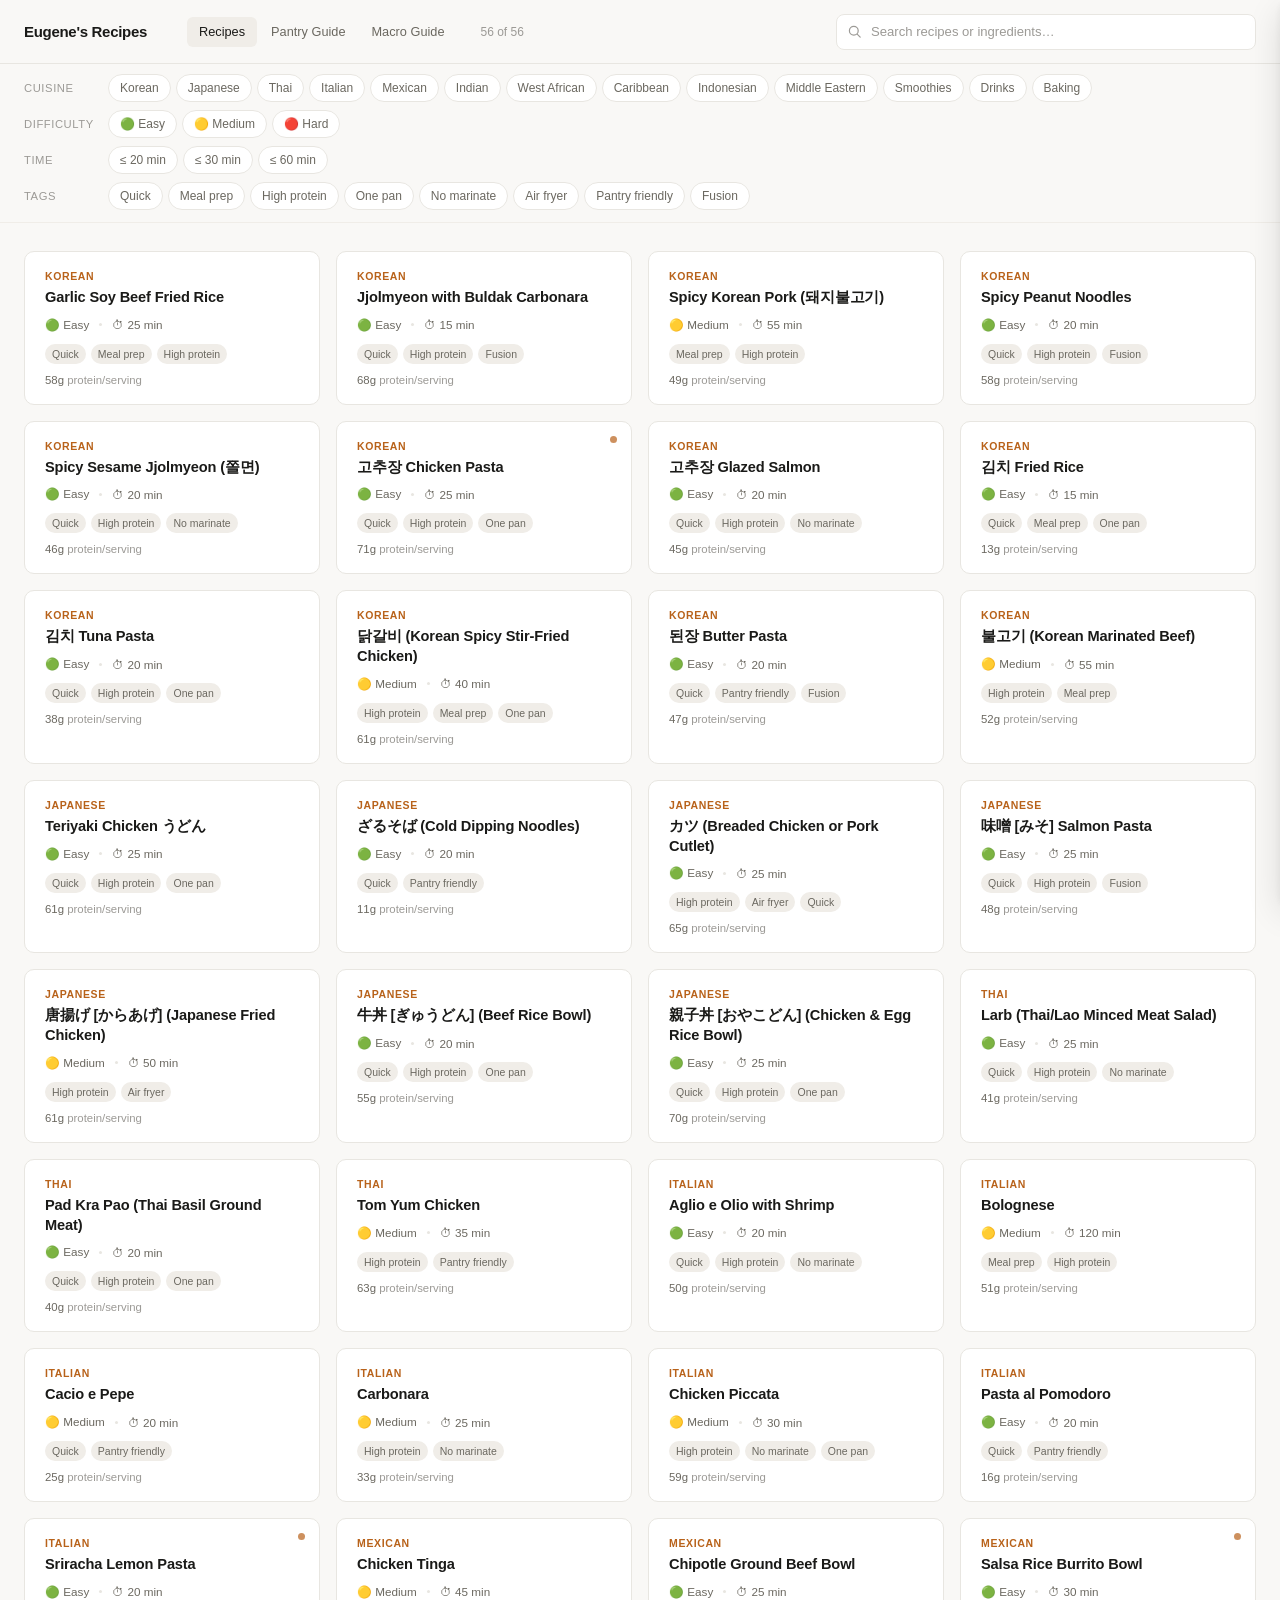
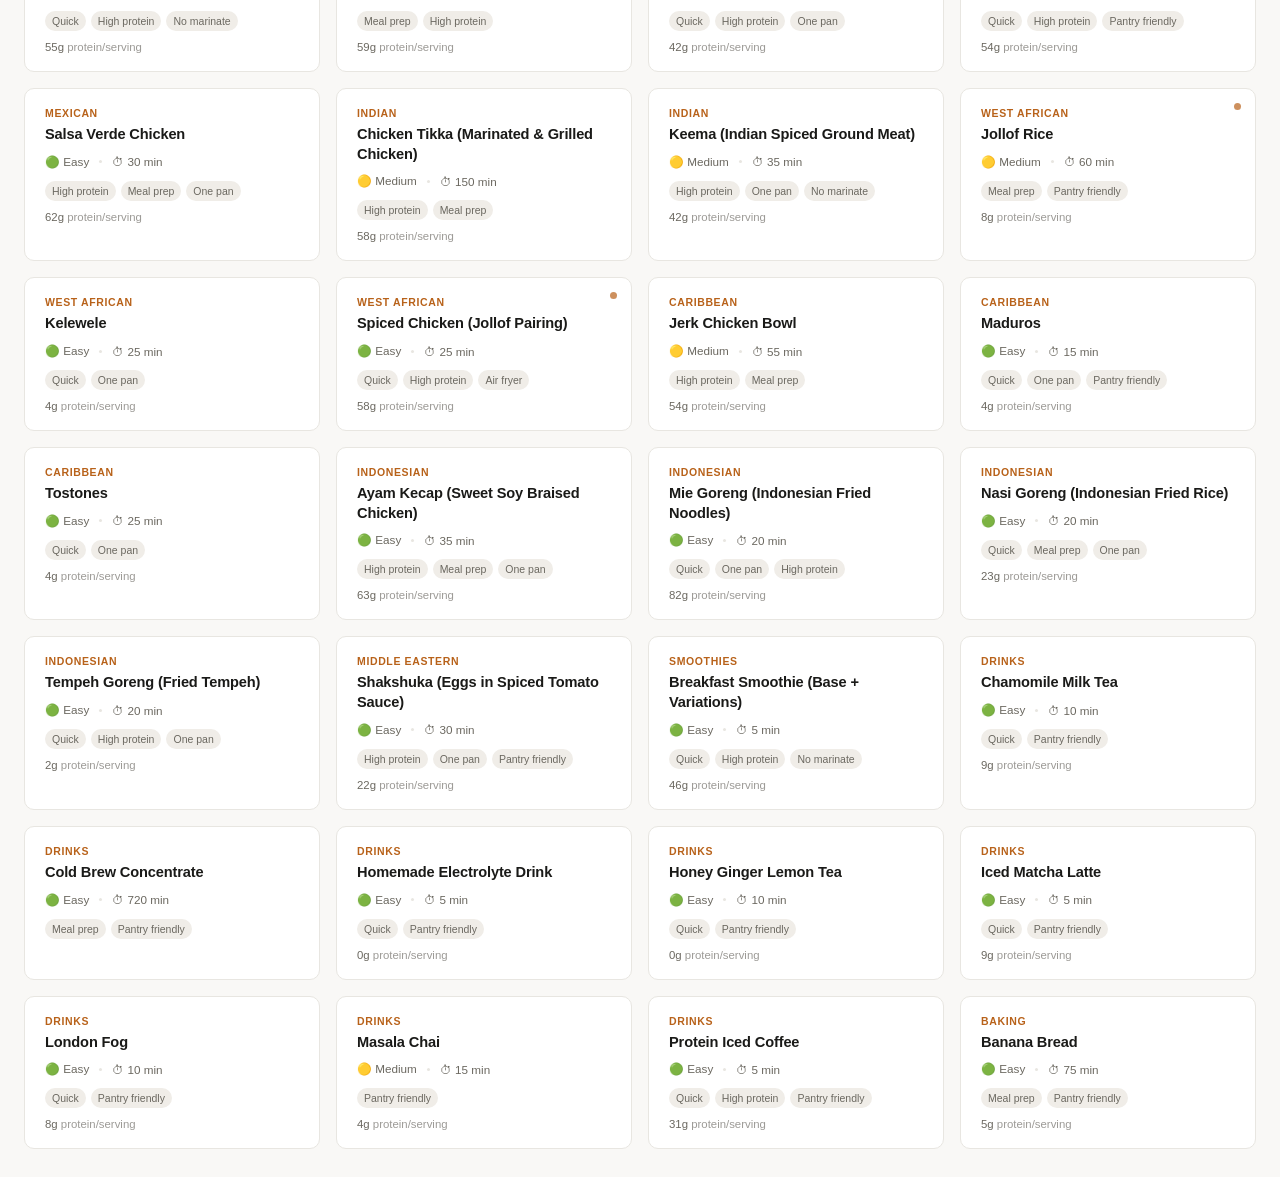
<file: index.html>
<!DOCTYPE html>
<html lang="en">
<head>
  <meta charset="UTF-8">
  <meta name="viewport" content="width=device-width, initial-scale=1.0">
  <title>Eugene's Recipes</title>
  <link rel="stylesheet" href="style.css">
</head>
<body>

  <!-- HEADER -->
  <header class="site-header">
    <div class="header-inner">
      <div class="header-title">
        <h1>Eugene's Recipes</h1>
      </div>
      <nav class="site-nav">
        <a href="./" class="nav-link nav-link--active">Recipes</a>
        <a href="pantry/" class="nav-link">Pantry Guide</a>
        <a href="macros/" class="nav-link">Macro Guide</a>
      </nav>
      <span class="recipe-count" id="recipeCount"></span>
      <div class="search-wrap">
        <svg class="search-icon" viewBox="0 0 20 20" fill="none" xmlns="http://www.w3.org/2000/svg">
          <circle cx="8.5" cy="8.5" r="5.5" stroke="currentColor" stroke-width="1.5"/>
          <path d="M13 13l3.5 3.5" stroke="currentColor" stroke-width="1.5" stroke-linecap="round"/>
        </svg>
        <input type="text" id="searchInput" class="search-input" placeholder="Search recipes or ingredients…" autocomplete="off">
        <button class="search-clear" id="searchClear" aria-label="Clear search">×</button>
      </div>
    </div>
  </header>

  <!-- FILTERS -->
  <div class="filters-bar" id="filtersBar">
    <div class="filters-inner">

      <div class="filter-group">
        <span class="filter-label">Cuisine</span>
        <div class="filter-pills" id="cuisineFilters"></div>
      </div>

      <div class="filter-group">
        <span class="filter-label">Difficulty</span>
        <div class="filter-pills">
          <button class="pill" data-filter="difficulty" data-value="easy">🟢 Easy</button>
          <button class="pill" data-filter="difficulty" data-value="medium">🟡 Medium</button>
          <button class="pill" data-filter="difficulty" data-value="hard">🔴 Hard</button>
        </div>
      </div>

      <div class="filter-group">
        <span class="filter-label">Time</span>
        <div class="filter-pills">
          <button class="pill" data-filter="time" data-value="20">≤ 20 min</button>
          <button class="pill" data-filter="time" data-value="30">≤ 30 min</button>
          <button class="pill" data-filter="time" data-value="60">≤ 60 min</button>
        </div>
      </div>

      <div class="filter-group">
        <span class="filter-label">Tags</span>
        <div class="filter-pills" id="tagFilters"></div>
      </div>

      <button class="clear-filters" id="clearFilters">Clear all</button>
    </div>
  </div>

  <!-- MAIN -->
  <main class="main-content">

    <!-- RECIPE GRID -->
    <div class="grid-container" id="gridContainer">
      <div class="recipe-grid" id="recipeGrid"></div>
      <div class="empty-state" id="emptyState" hidden>
        <p>No recipes match your filters.</p>
        <button onclick="clearAllFilters()">Clear filters</button>
      </div>
    </div>

    <!-- RECIPE DETAIL DRAWER -->
    <aside class="detail-drawer" id="detailDrawer" aria-hidden="true">
      <div class="detail-header">
        <button class="back-btn" id="backBtn" aria-label="Back to recipes">
          <svg viewBox="0 0 20 20" fill="none" xmlns="http://www.w3.org/2000/svg">
            <path d="M12 4l-6 6 6 6" stroke="currentColor" stroke-width="1.5" stroke-linecap="round" stroke-linejoin="round"/>
          </svg>
          All recipes
        </button>
      </div>
      <div class="detail-content" id="detailContent"></div>
    </aside>

  </main>

  <!-- OVERLAY -->
  <div class="overlay" id="overlay"></div>

  <script src="app.js"></script>
</body>
</html>
</file>
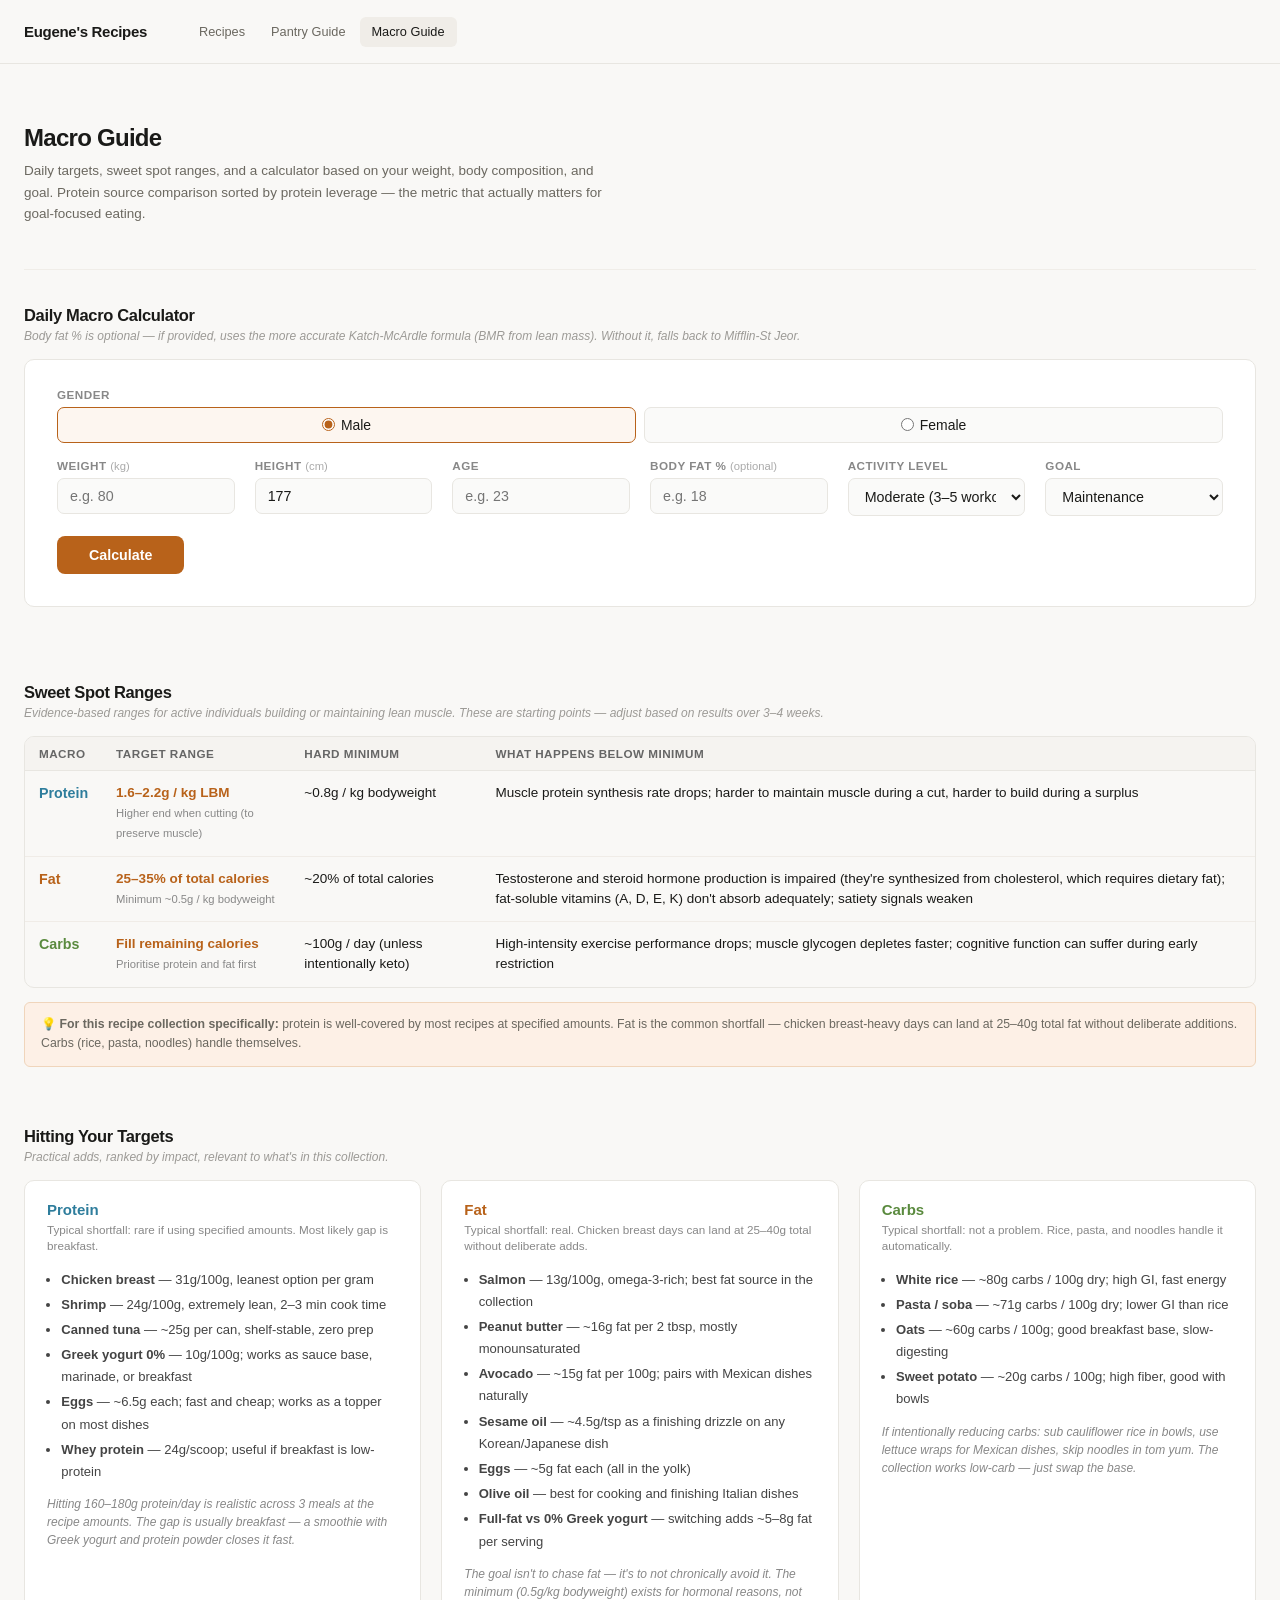
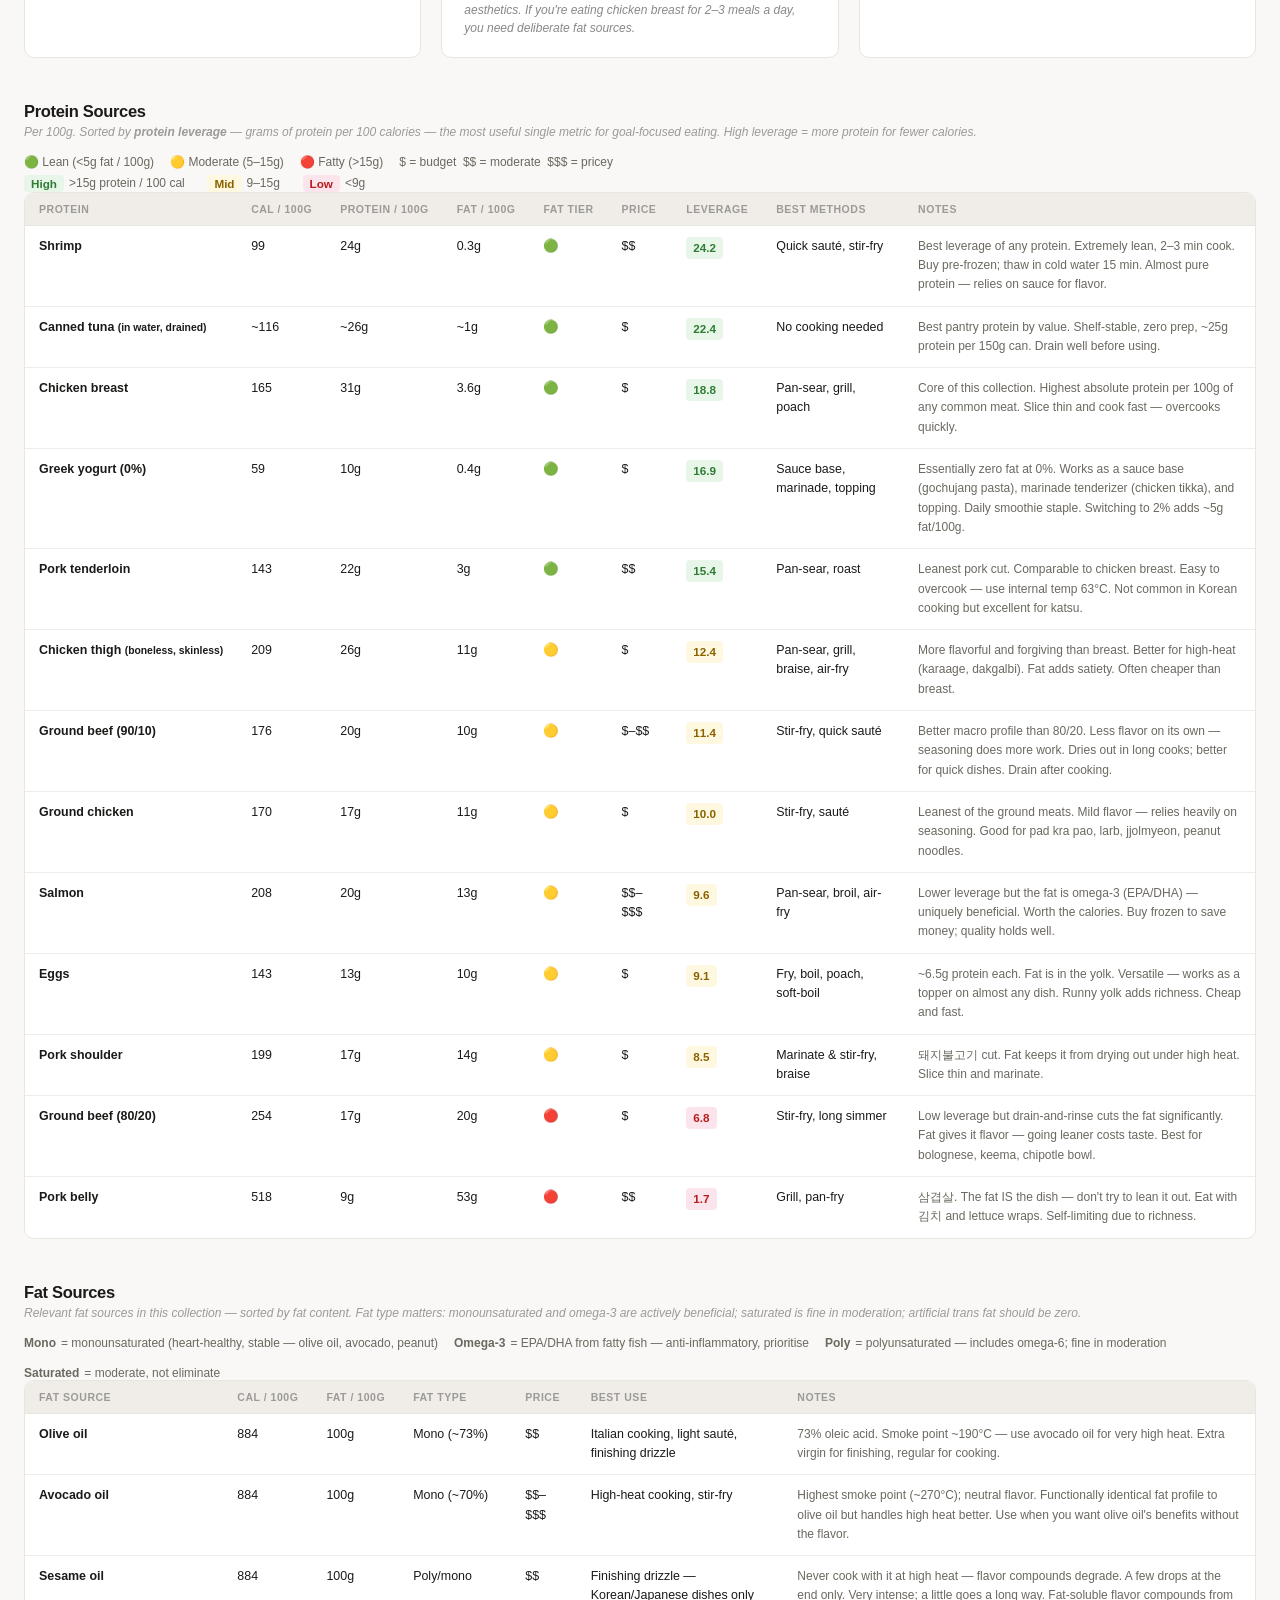
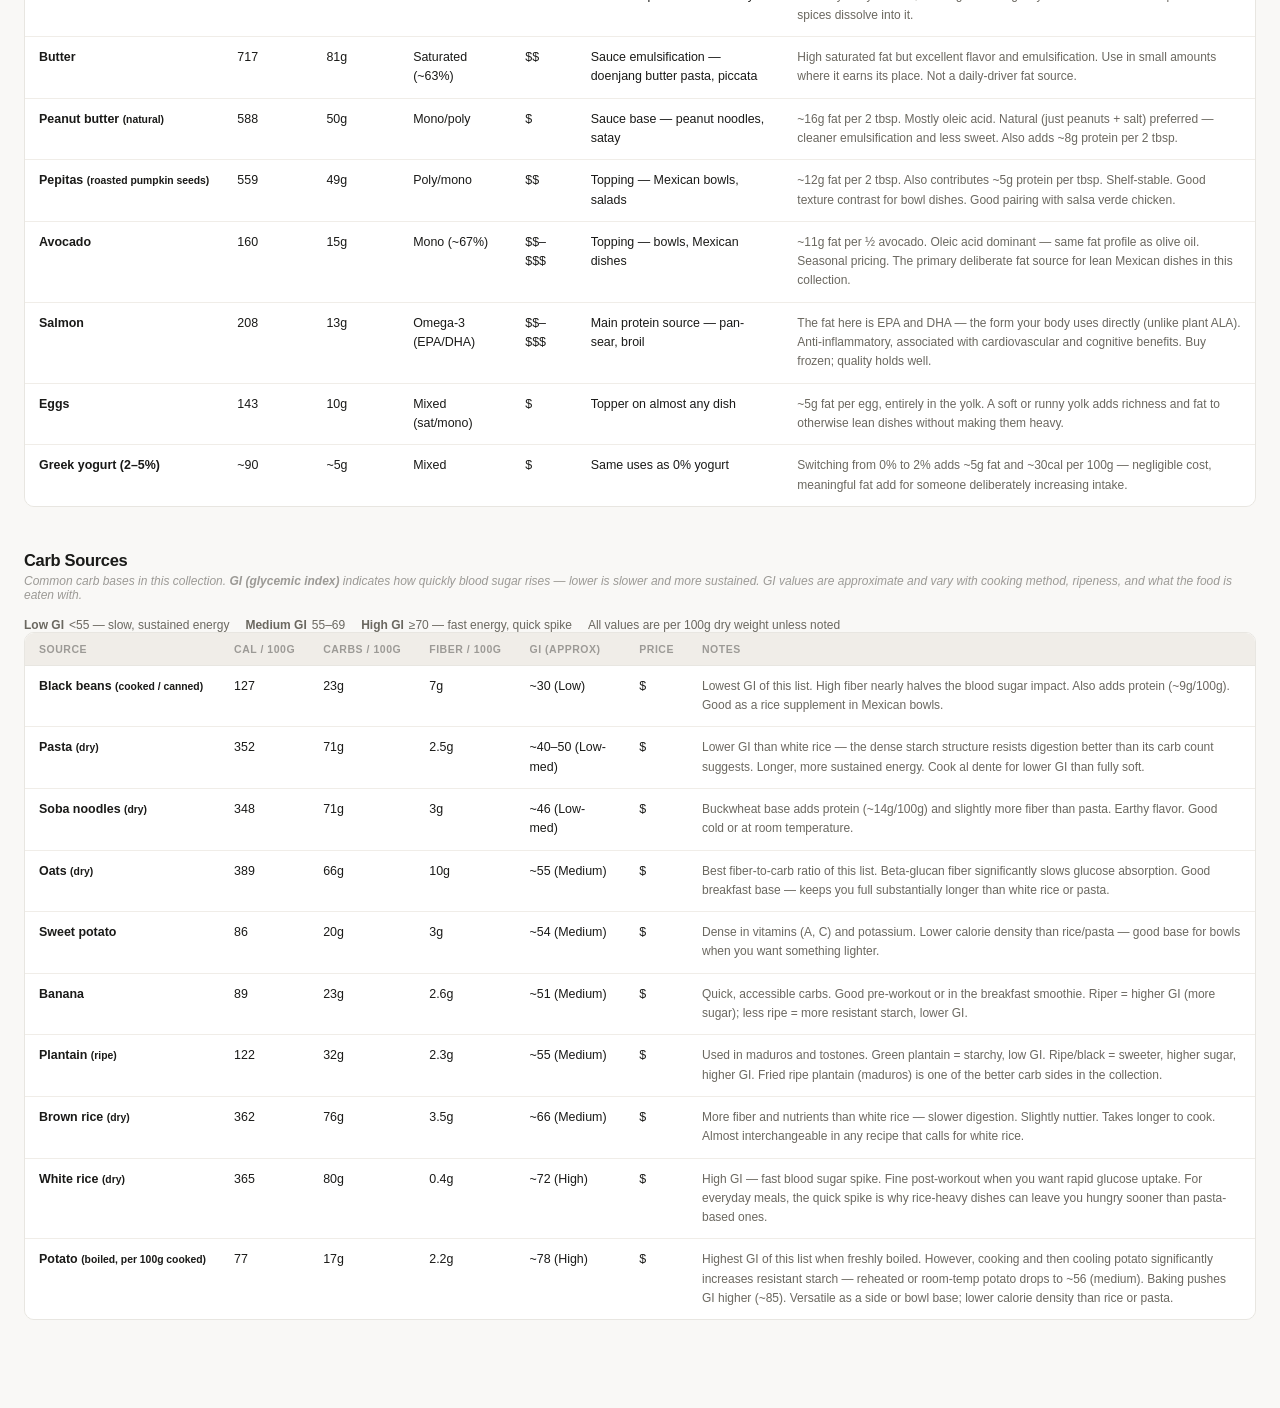
<file: macros/index.html>
<!DOCTYPE html>
<html lang="en">
<head>
  <meta charset="UTF-8">
  <meta name="viewport" content="width=device-width, initial-scale=1.0">
  <title>Macro Guide — Eugene's Recipes</title>
  <link rel="stylesheet" href="../style.css">
  <style>
    /* ── Calculator ── */
    .calc-card {
      background: var(--card-bg, #fff);
      border: 1px solid var(--border, #e8e4de);
      border-radius: 10px;
      padding: 28px 32px 32px;
      margin-bottom: 32px;
    }
    .calc-grid {
      display: grid;
      grid-template-columns: repeat(auto-fit, minmax(160px, 1fr));
      gap: 16px 20px;
      margin-bottom: 20px;
    }
    .calc-field {
      display: flex;
      flex-direction: column;
      gap: 6px;
    }
    .calc-label {
      font-size: 0.78rem;
      font-weight: 600;
      text-transform: uppercase;
      letter-spacing: 0.04em;
      color: #888;
    }
    .calc-label .optional {
      font-weight: 400;
      text-transform: none;
      letter-spacing: 0;
      color: #aaa;
      font-size: 0.75rem;
    }
    .calc-input,
    .calc-select {
      padding: 9px 12px;
      border: 1.5px solid var(--border, #ddd);
      border-radius: 7px;
      font-size: 0.95rem;
      font-family: inherit;
      background: #fafaf9;
      color: inherit;
      transition: border-color 0.15s;
    }
    .calc-input:focus,
    .calc-select:focus {
      outline: none;
      border-color: var(--accent, #b8621a);
    }
    .calc-radio-group {
      display: flex;
      gap: 8px;
    }
    .calc-radio-group label {
      flex: 1;
      display: flex;
      align-items: center;
      justify-content: center;
      gap: 6px;
      padding: 9px 10px;
      border: 1.5px solid var(--border, #ddd);
      border-radius: 7px;
      font-size: 0.93rem;
      cursor: pointer;
      background: #fafaf9;
      transition: border-color 0.15s, background 0.15s;
    }
    .calc-radio-group input[type="radio"] {
      accent-color: var(--accent, #b8621a);
    }
    .calc-radio-group label:has(input:checked) {
      border-color: var(--accent, #b8621a);
      background: #fdf6f0;
    }
    .calc-btn {
      padding: 11px 32px;
      background: var(--accent, #b8621a);
      color: #fff;
      border: none;
      border-radius: 8px;
      font-size: 0.95rem;
      font-weight: 600;
      font-family: inherit;
      cursor: pointer;
      transition: opacity 0.15s;
    }
    .calc-btn:hover { opacity: 0.88; }
    .calc-error {
      display: none;
      margin-top: 8px;
      color: #c0392b;
      font-size: 0.87rem;
    }

    /* ── Results ── */
    .calc-results {
      display: none;
      margin-top: 28px;
      border-top: 1px solid var(--border, #e8e4de);
      padding-top: 24px;
    }
    .result-formula-note {
      font-size: 0.82rem;
      color: #888;
      margin-bottom: 16px;
    }
    .result-summary {
      display: grid;
      grid-template-columns: repeat(3, 1fr);
      gap: 12px;
      margin-bottom: 24px;
    }
    .result-summary-item {
      background: #f5f3f0;
      border-radius: 8px;
      padding: 12px 16px;
    }
    .result-summary-label {
      font-size: 0.75rem;
      font-weight: 600;
      text-transform: uppercase;
      letter-spacing: 0.04em;
      color: #888;
      margin-bottom: 4px;
    }
    .result-summary-value {
      font-size: 1.25rem;
      font-weight: 700;
      color: #2a2522;
    }
    .result-summary-value .unit {
      font-size: 0.78rem;
      font-weight: 400;
      color: #888;
      margin-left: 2px;
    }
    .result-summary-item--target .result-summary-value {
      color: var(--accent, #b8621a);
    }
    .macro-cards {
      display: grid;
      grid-template-columns: repeat(3, 1fr);
      gap: 14px;
      margin-bottom: 16px;
    }
    .macro-card {
      border: 2px solid var(--border, #e8e4de);
      border-top: 3px solid var(--accent, #b8621a);
      border-radius: 8px;
      padding: 16px;
      background: #fff;
    }
    .macro-card--protein { border-top-color: #2e7d9c; }
    .macro-card--fat     { border-top-color: #b8621a; }
    .macro-card--carbs   { border-top-color: #5a8a3e; }
    .macro-card-label {
      font-size: 0.72rem;
      font-weight: 700;
      text-transform: uppercase;
      letter-spacing: 0.06em;
      color: #888;
      margin-bottom: 8px;
    }
    .macro-card-value {
      font-size: 2rem;
      font-weight: 800;
      color: #2a2522;
      line-height: 1;
      margin-bottom: 2px;
    }
    .macro-card-value .g { font-size: 1rem; font-weight: 400; color: #888; }
    .macro-card-sub {
      font-size: 0.78rem;
      color: #888;
      line-height: 1.6;
      margin-top: 6px;
    }
    .macro-card-sub strong { color: #555; }
    .result-footnote {
      font-size: 0.80rem;
      color: #999;
      line-height: 1.6;
    }

    /* ── Ranges table ── */
    .ranges-table {
      width: 100%;
      border-collapse: collapse;
      font-size: 0.9rem;
    }
    .ranges-table th {
      text-align: left;
      padding: 10px 14px;
      background: #f5f3f0;
      font-size: 0.78rem;
      font-weight: 700;
      text-transform: uppercase;
      letter-spacing: 0.04em;
      color: #666;
      border-bottom: 1px solid var(--border, #e8e4de);
    }
    .ranges-table td {
      padding: 12px 14px;
      border-bottom: 1px solid #f0ece7;
      vertical-align: top;
      line-height: 1.5;
    }
    .ranges-table tr:last-child td { border-bottom: none; }
    .ranges-table .macro-name {
      font-weight: 700;
      font-size: 0.95rem;
    }
    .ranges-table .range-value {
      font-weight: 600;
      color: var(--accent, #b8621a);
    }

    /* ── Macro tips ── */
    .macro-tip-blocks {
      display: grid;
      grid-template-columns: repeat(auto-fit, minmax(220px, 1fr));
      gap: 20px;
    }
    .macro-tip-block {
      background: var(--card-bg, #fff);
      border: 1px solid var(--border, #e8e4de);
      border-radius: 10px;
      padding: 20px 22px;
    }
    .macro-tip-block h3 {
      font-size: 1rem;
      font-weight: 700;
      margin: 0 0 4px;
    }
    .macro-tip-block .tip-subtitle {
      font-size: 0.78rem;
      color: #888;
      margin-bottom: 14px;
      line-height: 1.4;
    }
    .macro-tip-block ul {
      margin: 0;
      padding-left: 1.1em;
      line-height: 1.7;
      font-size: 0.87rem;
      color: #444;
    }
    .macro-tip-block ul li { margin-bottom: 3px; }
    .macro-tip-block .tip-note {
      margin-top: 12px;
      font-size: 0.80rem;
      color: #888;
      line-height: 1.5;
      font-style: italic;
    }
    .macro-tip-block--protein h3 { color: #2e7d9c; }
    .macro-tip-block--fat     h3 { color: #b8621a; }
    .macro-tip-block--carbs   h3 { color: #5a8a3e; }

    /* ── Protein source table (macros-focused) ── */
    .leverage-badge {
      display: inline-block;
      padding: 2px 7px;
      border-radius: 4px;
      font-size: 0.78rem;
      font-weight: 600;
    }
    .leverage-badge--high   { background: #e8f5e9; color: #2e7d32; }
    .leverage-badge--mid    { background: #fff8e1; color: #8a6200; }
    .leverage-badge--low    { background: #fce4ec; color: #b71c1c; }

    @media (max-width: 680px) {
      .calc-grid { grid-template-columns: 1fr 1fr; }
      .result-summary { grid-template-columns: 1fr; }
      .macro-cards { grid-template-columns: 1fr; }
      .calc-card { padding: 20px 18px 24px; }
    }
    @media (max-width: 420px) {
      .calc-grid { grid-template-columns: 1fr; }
    }
  </style>
</head>
<body>

  <!-- HEADER -->
  <header class="site-header">
    <div class="header-inner">
      <div class="header-title">
        <h1>Eugene's Recipes</h1>
      </div>
      <nav class="site-nav">
        <a href="../" class="nav-link">Recipes</a>
        <a href="../pantry/" class="nav-link">Pantry Guide</a>
        <a href="./" class="nav-link nav-link--active">Macro Guide</a>
      </nav>
    </div>
  </header>

  <!-- MAIN -->
  <main class="main-content">

    <!-- HERO -->
    <div class="pantry-hero">
      <div class="pantry-hero-title">Macro Guide</div>
      <p class="pantry-hero-desc">
        Daily targets, sweet spot ranges, and a calculator based on your weight, body composition, and goal.
        Protein source comparison sorted by protein leverage — the metric that actually matters for goal-focused eating.
      </p>
    </div>

    <div class="pantry-sections">

      <!-- CALCULATOR -->
      <section>
        <div class="pantry-section-title">Daily Macro Calculator</div>
        <p class="pantry-section-note">
          Body fat % is optional — if provided, uses the more accurate Katch-McArdle formula (BMR from lean mass).
          Without it, falls back to Mifflin-St Jeor.
        </p>

        <div class="calc-card">
          <div class="calc-grid">

            <div class="calc-field" style="grid-column: 1 / -1;">
              <div class="calc-label">Gender</div>
              <div class="calc-radio-group">
                <label>
                  <input type="radio" name="gender" value="male" checked> Male
                </label>
                <label>
                  <input type="radio" name="gender" value="female"> Female
                </label>
              </div>
            </div>

            <div class="calc-field">
              <label class="calc-label" for="c-weight">Weight <span class="optional">(kg)</span></label>
              <input class="calc-input" type="number" id="c-weight" min="30" max="300" step="0.5" placeholder="e.g. 80">
            </div>

            <div class="calc-field">
              <label class="calc-label" for="c-height">Height <span class="optional">(cm)</span></label>
              <input class="calc-input" type="number" id="c-height" min="130" max="230" step="1" value="177">
            </div>

            <div class="calc-field">
              <label class="calc-label" for="c-age">Age</label>
              <input class="calc-input" type="number" id="c-age" min="15" max="100" step="1" placeholder="e.g. 23">
            </div>

            <div class="calc-field">
              <label class="calc-label" for="c-bf">Body Fat % <span class="optional">(optional)</span></label>
              <input class="calc-input" type="number" id="c-bf" min="2" max="60" step="0.5" placeholder="e.g. 18">
            </div>

            <div class="calc-field">
              <label class="calc-label" for="c-activity">Activity Level</label>
              <select class="calc-select" id="c-activity">
                <option value="1.2">Sedentary (desk job, minimal exercise)</option>
                <option value="1.375">Light (1–3 workouts/week)</option>
                <option value="1.55" selected>Moderate (3–5 workouts/week)</option>
                <option value="1.725">Very active (6–7 hard sessions/week)</option>
                <option value="1.9">Athlete (2× daily training)</option>
              </select>
            </div>

            <div class="calc-field">
              <label class="calc-label" for="c-goal">Goal</label>
              <select class="calc-select" id="c-goal">
                <option value="-500">Aggressive cut (−500 cal/day)</option>
                <option value="-300">Moderate cut (−300 cal/day)</option>
                <option value="0" selected>Maintenance</option>
                <option value="200">Lean bulk (+200 cal/day)</option>
                <option value="400">Bulk (+400 cal/day)</option>
              </select>
            </div>

          </div>

          <button class="calc-btn" onclick="calculate()">Calculate</button>
          <div class="calc-error" id="calcError">Please fill in weight, height, and age.</div>

          <!-- Results -->
          <div class="calc-results" id="calcResults">

            <div class="result-formula-note" id="formulaNote"></div>

            <div class="result-summary">
              <div class="result-summary-item">
                <div class="result-summary-label">BMR (at rest)</div>
                <div class="result-summary-value" id="rBMR">—<span class="unit">kcal</span></div>
              </div>
              <div class="result-summary-item">
                <div class="result-summary-label">TDEE (maintenance)</div>
                <div class="result-summary-value" id="rTDEE">—<span class="unit">kcal</span></div>
              </div>
              <div class="result-summary-item result-summary-item--target">
                <div class="result-summary-label" id="rGoalLabel">Target</div>
                <div class="result-summary-value" id="rTarget">—<span class="unit">kcal</span></div>
              </div>
            </div>

            <div class="macro-cards">
              <div class="macro-card macro-card--protein">
                <div class="macro-card-label">Protein</div>
                <div class="macro-card-value" id="rProtein">—<span class="g">g</span></div>
                <div class="macro-card-sub" id="rProteinSub"></div>
              </div>
              <div class="macro-card macro-card--fat">
                <div class="macro-card-label">Fat</div>
                <div class="macro-card-value" id="rFat">—<span class="g">g</span></div>
                <div class="macro-card-sub" id="rFatSub"></div>
              </div>
              <div class="macro-card macro-card--carbs">
                <div class="macro-card-label">Carbs</div>
                <div class="macro-card-value" id="rCarbs">—<span class="g">g</span></div>
                <div class="macro-card-sub" id="rCarbsSub"></div>
              </div>
            </div>

            <div class="result-footnote" id="rFootnote"></div>

          </div><!-- end calc-results -->
        </div><!-- end calc-card -->
      </section>

      <!-- SWEET SPOT RANGES -->
      <section>
        <div class="pantry-section-title">Sweet Spot Ranges</div>
        <p class="pantry-section-note">
          Evidence-based ranges for active individuals building or maintaining lean muscle.
          These are starting points — adjust based on results over 3–4 weeks.
        </p>
        <div class="pantry-table-wrap">
          <table class="ranges-table">
            <thead>
              <tr>
                <th>Macro</th>
                <th>Target range</th>
                <th>Hard minimum</th>
                <th>What happens below minimum</th>
              </tr>
            </thead>
            <tbody>
              <tr>
                <td><span class="macro-name" style="color:#2e7d9c">Protein</span></td>
                <td><span class="range-value">1.6–2.2g / kg LBM</span><br>
                    <small style="color:#888">Higher end when cutting (to preserve muscle)</small></td>
                <td>~0.8g / kg bodyweight</td>
                <td>Muscle protein synthesis rate drops; harder to maintain muscle during a cut, harder to build during a surplus</td>
              </tr>
              <tr>
                <td><span class="macro-name" style="color:#b8621a">Fat</span></td>
                <td><span class="range-value">25–35% of total calories</span><br>
                    <small style="color:#888">Minimum ~0.5g / kg bodyweight</small></td>
                <td>~20% of total calories</td>
                <td>Testosterone and steroid hormone production is impaired (they're synthesized from cholesterol, which requires dietary fat); fat-soluble vitamins (A, D, E, K) don't absorb adequately; satiety signals weaken</td>
              </tr>
              <tr>
                <td><span class="macro-name" style="color:#5a8a3e">Carbs</span></td>
                <td><span class="range-value">Fill remaining calories</span><br>
                    <small style="color:#888">Prioritise protein and fat first</small></td>
                <td>~100g / day (unless intentionally keto)</td>
                <td>High-intensity exercise performance drops; muscle glycogen depletes faster; cognitive function can suffer during early restriction</td>
              </tr>
            </tbody>
          </table>
        </div>
        <div class="pantry-callout" style="margin-top:14px">
          💡 <strong>For this recipe collection specifically:</strong> protein is well-covered by most recipes at specified amounts.
          Fat is the common shortfall — chicken breast-heavy days can land at 25–40g total fat without deliberate additions.
          Carbs (rice, pasta, noodles) handle themselves.
        </div>
      </section>

      <!-- HITTING YOUR TARGETS -->
      <section>
        <div class="pantry-section-title">Hitting Your Targets</div>
        <p class="pantry-section-note">Practical adds, ranked by impact, relevant to what's in this collection.</p>
        <div class="macro-tip-blocks">

          <div class="macro-tip-block macro-tip-block--protein">
            <h3>Protein</h3>
            <div class="tip-subtitle">Typical shortfall: rare if using specified amounts. Most likely gap is breakfast.</div>
            <ul>
              <li><strong>Chicken breast</strong> — 31g/100g, leanest option per gram</li>
              <li><strong>Shrimp</strong> — 24g/100g, extremely lean, 2–3 min cook time</li>
              <li><strong>Canned tuna</strong> — ~25g per can, shelf-stable, zero prep</li>
              <li><strong>Greek yogurt 0%</strong> — 10g/100g; works as sauce base, marinade, or breakfast</li>
              <li><strong>Eggs</strong> — ~6.5g each; fast and cheap; works as a topper on most dishes</li>
              <li><strong>Whey protein</strong> — 24g/scoop; useful if breakfast is low-protein</li>
            </ul>
            <div class="tip-note">Hitting 160–180g protein/day is realistic across 3 meals at the recipe amounts. The gap is usually breakfast — a smoothie with Greek yogurt and protein powder closes it fast.</div>
          </div>

          <div class="macro-tip-block macro-tip-block--fat">
            <h3>Fat</h3>
            <div class="tip-subtitle">Typical shortfall: real. Chicken breast days can land at 25–40g total without deliberate adds.</div>
            <ul>
              <li><strong>Salmon</strong> — 13g/100g, omega-3-rich; best fat source in the collection</li>
              <li><strong>Peanut butter</strong> — ~16g fat per 2 tbsp, mostly monounsaturated</li>
              <li><strong>Avocado</strong> — ~15g fat per 100g; pairs with Mexican dishes naturally</li>
              <li><strong>Sesame oil</strong> — ~4.5g/tsp as a finishing drizzle on any Korean/Japanese dish</li>
              <li><strong>Eggs</strong> — ~5g fat each (all in the yolk)</li>
              <li><strong>Olive oil</strong> — best for cooking and finishing Italian dishes</li>
              <li><strong>Full-fat vs 0% Greek yogurt</strong> — switching adds ~5–8g fat per serving</li>
            </ul>
            <div class="tip-note">The goal isn't to chase fat — it's to not chronically avoid it. The minimum (0.5g/kg bodyweight) exists for hormonal reasons, not aesthetics. If you're eating chicken breast for 2–3 meals a day, you need deliberate fat sources.</div>
          </div>

          <div class="macro-tip-block macro-tip-block--carbs">
            <h3>Carbs</h3>
            <div class="tip-subtitle">Typical shortfall: not a problem. Rice, pasta, and noodles handle it automatically.</div>
            <ul>
              <li><strong>White rice</strong> — ~80g carbs / 100g dry; high GI, fast energy</li>
              <li><strong>Pasta / soba</strong> — ~71g carbs / 100g dry; lower GI than rice</li>
              <li><strong>Oats</strong> — ~60g carbs / 100g; good breakfast base, slow-digesting</li>
              <li><strong>Sweet potato</strong> — ~20g carbs / 100g; high fiber, good with bowls</li>
            </ul>
            <div class="tip-note">If intentionally reducing carbs: sub cauliflower rice in bowls, use lettuce wraps for Mexican dishes, skip noodles in tom yum. The collection works low-carb — just swap the base.</div>
          </div>

        </div>
      </section>

      <!-- PROTEIN SOURCE COMPARISON -->
      <section>
        <div class="pantry-section-title">Protein Sources</div>
        <p class="pantry-section-note">
          Per 100g. Sorted by <strong>protein leverage</strong> — grams of protein per 100 calories —
          the most useful single metric for goal-focused eating. High leverage = more protein for fewer calories.
        </p>
        <div class="pantry-legend">
          <span class="pantry-legend-item">🟢 Lean (&lt;5g fat / 100g)</span>
          <span class="pantry-legend-item">🟡 Moderate (5–15g)</span>
          <span class="pantry-legend-item">🔴 Fatty (&gt;15g)</span>
          <span class="pantry-legend-item">$ = budget &nbsp;$$ = moderate &nbsp;$$$ = pricey</span>
        </div>
        <div class="pantry-legend" style="margin-top:0.4rem">
          <span class="pantry-legend-item"><span class="leverage-badge leverage-badge--high">High</span> &gt;15g protein / 100 cal &nbsp;</span>
          <span class="pantry-legend-item"><span class="leverage-badge leverage-badge--mid">Mid</span> 9–15g &nbsp;</span>
          <span class="pantry-legend-item"><span class="leverage-badge leverage-badge--low">Low</span> &lt;9g</span>
        </div>
        <div class="pantry-table-wrap">
          <table class="pantry-table">
            <thead>
              <tr>
                <th>Protein</th>
                <th>Cal / 100g</th>
                <th>Protein / 100g</th>
                <th>Fat / 100g</th>
                <th>Fat tier</th>
                <th>Price</th>
                <th>Leverage</th>
                <th>Best methods</th>
                <th>Notes</th>
              </tr>
            </thead>
            <tbody>
              <tr>
                <td><strong>Shrimp</strong></td>
                <td>99</td><td>24g</td><td>0.3g</td><td>🟢</td><td>$$</td>
                <td><span class="leverage-badge leverage-badge--high">24.2</span></td>
                <td>Quick sauté, stir-fry</td>
                <td><span class="note-text">Best leverage of any protein. Extremely lean, 2–3 min cook. Buy pre-frozen; thaw in cold water 15 min. Almost pure protein — relies on sauce for flavor.</span></td>
              </tr>
              <tr>
                <td><strong>Canned tuna <small>(in water, drained)</small></strong></td>
                <td>~116</td><td>~26g</td><td>~1g</td><td>🟢</td><td>$</td>
                <td><span class="leverage-badge leverage-badge--high">22.4</span></td>
                <td>No cooking needed</td>
                <td><span class="note-text">Best pantry protein by value. Shelf-stable, zero prep, ~25g protein per 150g can. Drain well before using.</span></td>
              </tr>
              <tr>
                <td><strong>Chicken breast</strong></td>
                <td>165</td><td>31g</td><td>3.6g</td><td>🟢</td><td>$</td>
                <td><span class="leverage-badge leverage-badge--high">18.8</span></td>
                <td>Pan-sear, grill, poach</td>
                <td><span class="note-text">Core of this collection. Highest absolute protein per 100g of any common meat. Slice thin and cook fast — overcooks quickly.</span></td>
              </tr>
              <tr>
                <td><strong>Greek yogurt (0%)</strong></td>
                <td>59</td><td>10g</td><td>0.4g</td><td>🟢</td><td>$</td>
                <td><span class="leverage-badge leverage-badge--high">16.9</span></td>
                <td>Sauce base, marinade, topping</td>
                <td><span class="note-text">Essentially zero fat at 0%. Works as a sauce base (gochujang pasta), marinade tenderizer (chicken tikka), and topping. Daily smoothie staple. Switching to 2% adds ~5g fat/100g.</span></td>
              </tr>
              <tr>
                <td><strong>Pork tenderloin</strong></td>
                <td>143</td><td>22g</td><td>3g</td><td>🟢</td><td>$$</td>
                <td><span class="leverage-badge leverage-badge--high">15.4</span></td>
                <td>Pan-sear, roast</td>
                <td><span class="note-text">Leanest pork cut. Comparable to chicken breast. Easy to overcook — use internal temp 63°C. Not common in Korean cooking but excellent for katsu.</span></td>
              </tr>
              <tr>
                <td><strong>Chicken thigh <small>(boneless, skinless)</small></strong></td>
                <td>209</td><td>26g</td><td>11g</td><td>🟡</td><td>$</td>
                <td><span class="leverage-badge leverage-badge--mid">12.4</span></td>
                <td>Pan-sear, grill, braise, air-fry</td>
                <td><span class="note-text">More flavorful and forgiving than breast. Better for high-heat (karaage, dakgalbi). Fat adds satiety. Often cheaper than breast.</span></td>
              </tr>
              <tr>
                <td><strong>Ground beef (90/10)</strong></td>
                <td>176</td><td>20g</td><td>10g</td><td>🟡</td><td>$–$$</td>
                <td><span class="leverage-badge leverage-badge--mid">11.4</span></td>
                <td>Stir-fry, quick sauté</td>
                <td><span class="note-text">Better macro profile than 80/20. Less flavor on its own — seasoning does more work. Dries out in long cooks; better for quick dishes. Drain after cooking.</span></td>
              </tr>
              <tr>
                <td><strong>Ground chicken</strong></td>
                <td>170</td><td>17g</td><td>11g</td><td>🟡</td><td>$</td>
                <td><span class="leverage-badge leverage-badge--mid">10.0</span></td>
                <td>Stir-fry, sauté</td>
                <td><span class="note-text">Leanest of the ground meats. Mild flavor — relies heavily on seasoning. Good for pad kra pao, larb, jjolmyeon, peanut noodles.</span></td>
              </tr>
              <tr>
                <td><strong>Salmon</strong></td>
                <td>208</td><td>20g</td><td>13g</td><td>🟡</td><td>$$–$$$</td>
                <td><span class="leverage-badge leverage-badge--mid">9.6</span></td>
                <td>Pan-sear, broil, air-fry</td>
                <td><span class="note-text">Lower leverage but the fat is omega-3 (EPA/DHA) — uniquely beneficial. Worth the calories. Buy frozen to save money; quality holds well.</span></td>
              </tr>
              <tr>
                <td><strong>Eggs</strong></td>
                <td>143</td><td>13g</td><td>10g</td><td>🟡</td><td>$</td>
                <td><span class="leverage-badge leverage-badge--mid">9.1</span></td>
                <td>Fry, boil, poach, soft-boil</td>
                <td><span class="note-text">~6.5g protein each. Fat is in the yolk. Versatile — works as a topper on almost any dish. Runny yolk adds richness. Cheap and fast.</span></td>
              </tr>
              <tr>
                <td><strong>Pork shoulder</strong></td>
                <td>199</td><td>17g</td><td>14g</td><td>🟡</td><td>$</td>
                <td><span class="leverage-badge leverage-badge--mid">8.5</span></td>
                <td>Marinate &amp; stir-fry, braise</td>
                <td><span class="note-text">돼지불고기 cut. Fat keeps it from drying out under high heat. Slice thin and marinate.</span></td>
              </tr>
              <tr>
                <td><strong>Ground beef (80/20)</strong></td>
                <td>254</td><td>17g</td><td>20g</td><td>🔴</td><td>$</td>
                <td><span class="leverage-badge leverage-badge--low">6.8</span></td>
                <td>Stir-fry, long simmer</td>
                <td><span class="note-text">Low leverage but drain-and-rinse cuts the fat significantly. Fat gives it flavor — going leaner costs taste. Best for bolognese, keema, chipotle bowl.</span></td>
              </tr>
              <tr>
                <td><strong>Pork belly</strong></td>
                <td>518</td><td>9g</td><td>53g</td><td>🔴</td><td>$$</td>
                <td><span class="leverage-badge leverage-badge--low">1.7</span></td>
                <td>Grill, pan-fry</td>
                <td><span class="note-text">삼겹살. The fat IS the dish — don't try to lean it out. Eat with 김치 and lettuce wraps. Self-limiting due to richness.</span></td>
              </tr>
            </tbody>
          </table>
        </div>
      </section>

      <!-- FAT SOURCES -->
      <section>
        <div class="pantry-section-title">Fat Sources</div>
        <p class="pantry-section-note">
          Relevant fat sources in this collection — sorted by fat content. Fat type matters:
          monounsaturated and omega-3 are actively beneficial; saturated is fine in moderation; artificial trans fat should be zero.
        </p>
        <div class="pantry-legend">
          <span class="pantry-legend-item"><strong>Mono</strong> = monounsaturated (heart-healthy, stable — olive oil, avocado, peanut)</span>
          <span class="pantry-legend-item"><strong>Omega-3</strong> = EPA/DHA from fatty fish — anti-inflammatory, prioritise</span>
          <span class="pantry-legend-item"><strong>Poly</strong> = polyunsaturated — includes omega-6; fine in moderation</span>
          <span class="pantry-legend-item"><strong>Saturated</strong> = moderate, not eliminate</span>
        </div>
        <div class="pantry-table-wrap">
          <table class="pantry-table">
            <thead>
              <tr>
                <th>Fat source</th>
                <th>Cal / 100g</th>
                <th>Fat / 100g</th>
                <th>Fat type</th>
                <th>Price</th>
                <th>Best use</th>
                <th>Notes</th>
              </tr>
            </thead>
            <tbody>
              <tr>
                <td><strong>Olive oil</strong></td>
                <td>884</td><td>100g</td><td>Mono (~73%)</td><td>$$</td>
                <td>Italian cooking, light sauté, finishing drizzle</td>
                <td><span class="note-text">73% oleic acid. Smoke point ~190°C — use avocado oil for very high heat. Extra virgin for finishing, regular for cooking.</span></td>
              </tr>
              <tr>
                <td><strong>Avocado oil</strong></td>
                <td>884</td><td>100g</td><td>Mono (~70%)</td><td>$$–$$$</td>
                <td>High-heat cooking, stir-fry</td>
                <td><span class="note-text">Highest smoke point (~270°C); neutral flavor. Functionally identical fat profile to olive oil but handles high heat better. Use when you want olive oil's benefits without the flavor.</span></td>
              </tr>
              <tr>
                <td><strong>Sesame oil</strong></td>
                <td>884</td><td>100g</td><td>Poly/mono</td><td>$$</td>
                <td>Finishing drizzle — Korean/Japanese dishes only</td>
                <td><span class="note-text">Never cook with it at high heat — flavor compounds degrade. A few drops at the end only. Very intense; a little goes a long way. Fat-soluble flavor compounds from spices dissolve into it.</span></td>
              </tr>
              <tr>
                <td><strong>Butter</strong></td>
                <td>717</td><td>81g</td><td>Saturated (~63%)</td><td>$$</td>
                <td>Sauce emulsification — doenjang butter pasta, piccata</td>
                <td><span class="note-text">High saturated fat but excellent flavor and emulsification. Use in small amounts where it earns its place. Not a daily-driver fat source.</span></td>
              </tr>
              <tr>
                <td><strong>Peanut butter <small>(natural)</small></strong></td>
                <td>588</td><td>50g</td><td>Mono/poly</td><td>$</td>
                <td>Sauce base — peanut noodles, satay</td>
                <td><span class="note-text">~16g fat per 2 tbsp. Mostly oleic acid. Natural (just peanuts + salt) preferred — cleaner emulsification and less sweet. Also adds ~8g protein per 2 tbsp.</span></td>
              </tr>
              <tr>
                <td><strong>Pepitas <small>(roasted pumpkin seeds)</small></strong></td>
                <td>559</td><td>49g</td><td>Poly/mono</td><td>$$</td>
                <td>Topping — Mexican bowls, salads</td>
                <td><span class="note-text">~12g fat per 2 tbsp. Also contributes ~5g protein per tbsp. Shelf-stable. Good texture contrast for bowl dishes. Good pairing with salsa verde chicken.</span></td>
              </tr>
              <tr>
                <td><strong>Avocado</strong></td>
                <td>160</td><td>15g</td><td>Mono (~67%)</td><td>$$–$$$</td>
                <td>Topping — bowls, Mexican dishes</td>
                <td><span class="note-text">~11g fat per ½ avocado. Oleic acid dominant — same fat profile as olive oil. Seasonal pricing. The primary deliberate fat source for lean Mexican dishes in this collection.</span></td>
              </tr>
              <tr>
                <td><strong>Salmon</strong></td>
                <td>208</td><td>13g</td><td>Omega-3 (EPA/DHA)</td><td>$$–$$$</td>
                <td>Main protein source — pan-sear, broil</td>
                <td><span class="note-text">The fat here is EPA and DHA — the form your body uses directly (unlike plant ALA). Anti-inflammatory, associated with cardiovascular and cognitive benefits. Buy frozen; quality holds well.</span></td>
              </tr>
              <tr>
                <td><strong>Eggs</strong></td>
                <td>143</td><td>10g</td><td>Mixed (sat/mono)</td><td>$</td>
                <td>Topper on almost any dish</td>
                <td><span class="note-text">~5g fat per egg, entirely in the yolk. A soft or runny yolk adds richness and fat to otherwise lean dishes without making them heavy.</span></td>
              </tr>
              <tr>
                <td><strong>Greek yogurt (2–5%)</strong></td>
                <td>~90</td><td>~5g</td><td>Mixed</td><td>$</td>
                <td>Same uses as 0% yogurt</td>
                <td><span class="note-text">Switching from 0% to 2% adds ~5g fat and ~30cal per 100g — negligible cost, meaningful fat add for someone deliberately increasing intake.</span></td>
              </tr>
            </tbody>
          </table>
        </div>
      </section>

      <!-- CARB SOURCES -->
      <section>
        <div class="pantry-section-title">Carb Sources</div>
        <p class="pantry-section-note">
          Common carb bases in this collection. <strong>GI (glycemic index)</strong> indicates how quickly blood sugar
          rises — lower is slower and more sustained. GI values are approximate and vary with cooking method,
          ripeness, and what the food is eaten with.
        </p>
        <div class="pantry-legend">
          <span class="pantry-legend-item"><strong>Low GI</strong> &lt;55 — slow, sustained energy</span>
          <span class="pantry-legend-item"><strong>Medium GI</strong> 55–69</span>
          <span class="pantry-legend-item"><strong>High GI</strong> ≥70 — fast energy, quick spike</span>
          <span class="pantry-legend-item">All values are per 100g dry weight unless noted</span>
        </div>
        <div class="pantry-table-wrap">
          <table class="pantry-table">
            <thead>
              <tr>
                <th>Source</th>
                <th>Cal / 100g</th>
                <th>Carbs / 100g</th>
                <th>Fiber / 100g</th>
                <th>GI (approx)</th>
                <th>Price</th>
                <th>Notes</th>
              </tr>
            </thead>
            <tbody>
              <tr>
                <td><strong>Black beans <small>(cooked / canned)</small></strong></td>
                <td>127</td><td>23g</td><td>7g</td><td>~30 (Low)</td><td>$</td>
                <td><span class="note-text">Lowest GI of this list. High fiber nearly halves the blood sugar impact. Also adds protein (~9g/100g). Good as a rice supplement in Mexican bowls.</span></td>
              </tr>
              <tr>
                <td><strong>Pasta <small>(dry)</small></strong></td>
                <td>352</td><td>71g</td><td>2.5g</td><td>~40–50 (Low-med)</td><td>$</td>
                <td><span class="note-text">Lower GI than white rice — the dense starch structure resists digestion better than its carb count suggests. Longer, more sustained energy. Cook al dente for lower GI than fully soft.</span></td>
              </tr>
              <tr>
                <td><strong>Soba noodles <small>(dry)</small></strong></td>
                <td>348</td><td>71g</td><td>3g</td><td>~46 (Low-med)</td><td>$</td>
                <td><span class="note-text">Buckwheat base adds protein (~14g/100g) and slightly more fiber than pasta. Earthy flavor. Good cold or at room temperature.</span></td>
              </tr>
              <tr>
                <td><strong>Oats <small>(dry)</small></strong></td>
                <td>389</td><td>66g</td><td>10g</td><td>~55 (Medium)</td><td>$</td>
                <td><span class="note-text">Best fiber-to-carb ratio of this list. Beta-glucan fiber significantly slows glucose absorption. Good breakfast base — keeps you full substantially longer than white rice or pasta.</span></td>
              </tr>
              <tr>
                <td><strong>Sweet potato</strong></td>
                <td>86</td><td>20g</td><td>3g</td><td>~54 (Medium)</td><td>$</td>
                <td><span class="note-text">Dense in vitamins (A, C) and potassium. Lower calorie density than rice/pasta — good base for bowls when you want something lighter.</span></td>
              </tr>
              <tr>
                <td><strong>Banana</strong></td>
                <td>89</td><td>23g</td><td>2.6g</td><td>~51 (Medium)</td><td>$</td>
                <td><span class="note-text">Quick, accessible carbs. Good pre-workout or in the breakfast smoothie. Riper = higher GI (more sugar); less ripe = more resistant starch, lower GI.</span></td>
              </tr>
              <tr>
                <td><strong>Plantain <small>(ripe)</small></strong></td>
                <td>122</td><td>32g</td><td>2.3g</td><td>~55 (Medium)</td><td>$</td>
                <td><span class="note-text">Used in maduros and tostones. Green plantain = starchy, low GI. Ripe/black = sweeter, higher sugar, higher GI. Fried ripe plantain (maduros) is one of the better carb sides in the collection.</span></td>
              </tr>
              <tr>
                <td><strong>Brown rice <small>(dry)</small></strong></td>
                <td>362</td><td>76g</td><td>3.5g</td><td>~66 (Medium)</td><td>$</td>
                <td><span class="note-text">More fiber and nutrients than white rice — slower digestion. Slightly nuttier. Takes longer to cook. Almost interchangeable in any recipe that calls for white rice.</span></td>
              </tr>
              <tr>
                <td><strong>White rice <small>(dry)</small></strong></td>
                <td>365</td><td>80g</td><td>0.4g</td><td>~72 (High)</td><td>$</td>
                <td><span class="note-text">High GI — fast blood sugar spike. Fine post-workout when you want rapid glucose uptake. For everyday meals, the quick spike is why rice-heavy dishes can leave you hungry sooner than pasta-based ones.</span></td>
              </tr>
              <tr>
                <td><strong>Potato <small>(boiled, per 100g cooked)</small></strong></td>
                <td>77</td><td>17g</td><td>2.2g</td><td>~78 (High)</td><td>$</td>
                <td><span class="note-text">Highest GI of this list when freshly boiled. However, cooking and then cooling potato significantly increases resistant starch — reheated or room-temp potato drops to ~56 (medium). Baking pushes GI higher (~85). Versatile as a side or bowl base; lower calorie density than rice or pasta.</span></td>
              </tr>
            </tbody>
          </table>
        </div>
      </section>

    </div><!-- end pantry-sections -->
  </main>

  <script>
    function calculate() {
      const errorEl = document.getElementById('calcError');
      const resultsEl = document.getElementById('calcResults');
      errorEl.style.display = 'none';

      const gender   = document.querySelector('input[name="gender"]:checked').value;
      const weight   = parseFloat(document.getElementById('c-weight').value);
      const height   = parseFloat(document.getElementById('c-height').value);
      const age      = parseFloat(document.getElementById('c-age').value);
      const bfRaw    = document.getElementById('c-bf').value;
      const bf       = bfRaw !== '' ? parseFloat(bfRaw) : NaN;
      const activity = parseFloat(document.getElementById('c-activity').value);
      const goalAdj  = parseInt(document.getElementById('c-goal').value);

      if (!weight || !height || !age || isNaN(weight) || isNaN(height) || isNaN(age)) {
        errorEl.style.display = 'block';
        resultsEl.style.display = 'none';
        return;
      }

      let bmr, lbm = null, formulaUsed;

      if (!isNaN(bf) && bf > 0 && bf < 70) {
        // Katch-McArdle — more accurate when BF% is known
        lbm = weight * (1 - bf / 100);
        bmr = 370 + (21.6 * lbm);
        formulaUsed = `Katch-McArdle (body fat provided) — LBM: <strong>${lbm.toFixed(1)} kg</strong>`;
      } else {
        // Mifflin-St Jeor
        if (gender === 'male') {
          bmr = (10 * weight) + (6.25 * height) - (5 * age) + 5;
        } else {
          bmr = (10 * weight) + (6.25 * height) - (5 * age) - 161;
        }
        formulaUsed = 'Mifflin-St Jeor (add body fat % for more accuracy)';
      }

      const tdee = Math.round(bmr * activity);
      const targetCal = tdee + goalAdj;
      const bmrRounded = Math.round(bmr);

      // Protein target — based on LBM if available, else bodyweight
      // Higher multiplier when cutting to preserve muscle
      const refWeight = lbm || weight;
      let proteinMult;
      if (goalAdj <= -300)      proteinMult = 2.2;
      else if (goalAdj < 0)     proteinMult = 2.0;
      else if (goalAdj === 0)   proteinMult = 1.8;
      else                      proteinMult = 1.7;

      const protein    = Math.round(proteinMult * refWeight);
      const proteinCal = protein * 4;

      // Fat target — 27.5% of target calories; minimum 0.5g/kg bodyweight
      const fatFromPct = Math.round((targetCal * 0.275) / 9);
      const fatMin     = Math.round(weight * 0.5);
      const fat        = Math.max(fatFromPct, fatMin);
      const fatCal     = fat * 9;

      // Carbs — remainder
      const carbCal = targetCal - proteinCal - fatCal;
      const carbs   = Math.max(0, Math.round(carbCal / 4));

      // Goal label
      const goalLabels = {
        '-500': 'Aggressive cut (−500 cal)',
        '-300': 'Moderate cut (−300 cal)',
        '0':    'Maintenance',
        '200':  'Lean bulk (+200 cal)',
        '400':  'Bulk (+400 cal)'
      };
      const goalLabel = goalLabels[String(goalAdj)] || 'Target';

      // Per-meal (assume 3 meals)
      const pProtein = Math.round(protein / 3);
      const pFat     = Math.round(fat     / 3);
      const pCarbs   = Math.round(carbs   / 3);

      // Percentages
      const pctProtein = Math.round((proteinCal / targetCal) * 100);
      const pctFat     = Math.round((fatCal     / targetCal) * 100);
      const pctCarbs   = Math.round((carbCal    / targetCal) * 100);

      // Write results
      document.getElementById('formulaNote').innerHTML = 'Formula: ' + formulaUsed;

      document.getElementById('rBMR').innerHTML   = bmrRounded.toLocaleString() + '<span class="unit"> kcal</span>';
      document.getElementById('rTDEE').innerHTML  = tdee.toLocaleString()       + '<span class="unit"> kcal</span>';
      document.getElementById('rTarget').innerHTML = targetCal.toLocaleString() + '<span class="unit"> kcal</span>';
      document.getElementById('rGoalLabel').textContent = goalLabel;

      document.getElementById('rProtein').innerHTML = protein + '<span class="g">g</span>';
      document.getElementById('rProteinSub').innerHTML =
        `<strong>${pctProtein}%</strong> of calories<br>~${pProtein}g per meal<br>` +
        (lbm ? `${proteinMult}g × ${lbm.toFixed(1)}kg LBM` : `${proteinMult}g × ${weight}kg bodyweight`);

      document.getElementById('rFat').innerHTML = fat + '<span class="g">g</span>';
      document.getElementById('rFatSub').innerHTML =
        `<strong>${pctFat}%</strong> of calories<br>~${pFat}g per meal<br>` +
        (fatFromPct < fatMin ? `<em style="color:#b8621a">Floored to 0.5g/kg minimum</em>` : '27.5% of target calories');

      document.getElementById('rCarbs').innerHTML = carbs + '<span class="g">g</span>';
      document.getElementById('rCarbsSub').innerHTML =
        `<strong>${pctCarbs}%</strong> of calories<br>~${pCarbs}g per meal`;

      let footnote = '';
      if (carbs < 100) {
        footnote += '⚠️ Carbs are below 100g/day — performance may drop on high-intensity training. Consider increasing target calories or reducing the deficit. ';
      }
      if (pctFat < 20) {
        footnote += '⚠️ Fat is below 20% of calories — approaching the threshold where hormonal effects may appear. ';
      }
      footnote += '<br>These are starting-point estimates. Adjust based on how you feel and look over 3–4 weeks — bodyweight trends and energy levels are better signals than exact numbers.';
      document.getElementById('rFootnote').innerHTML = footnote;

      resultsEl.style.display = 'block';
    }
  </script>

</body>
</html>
</file>
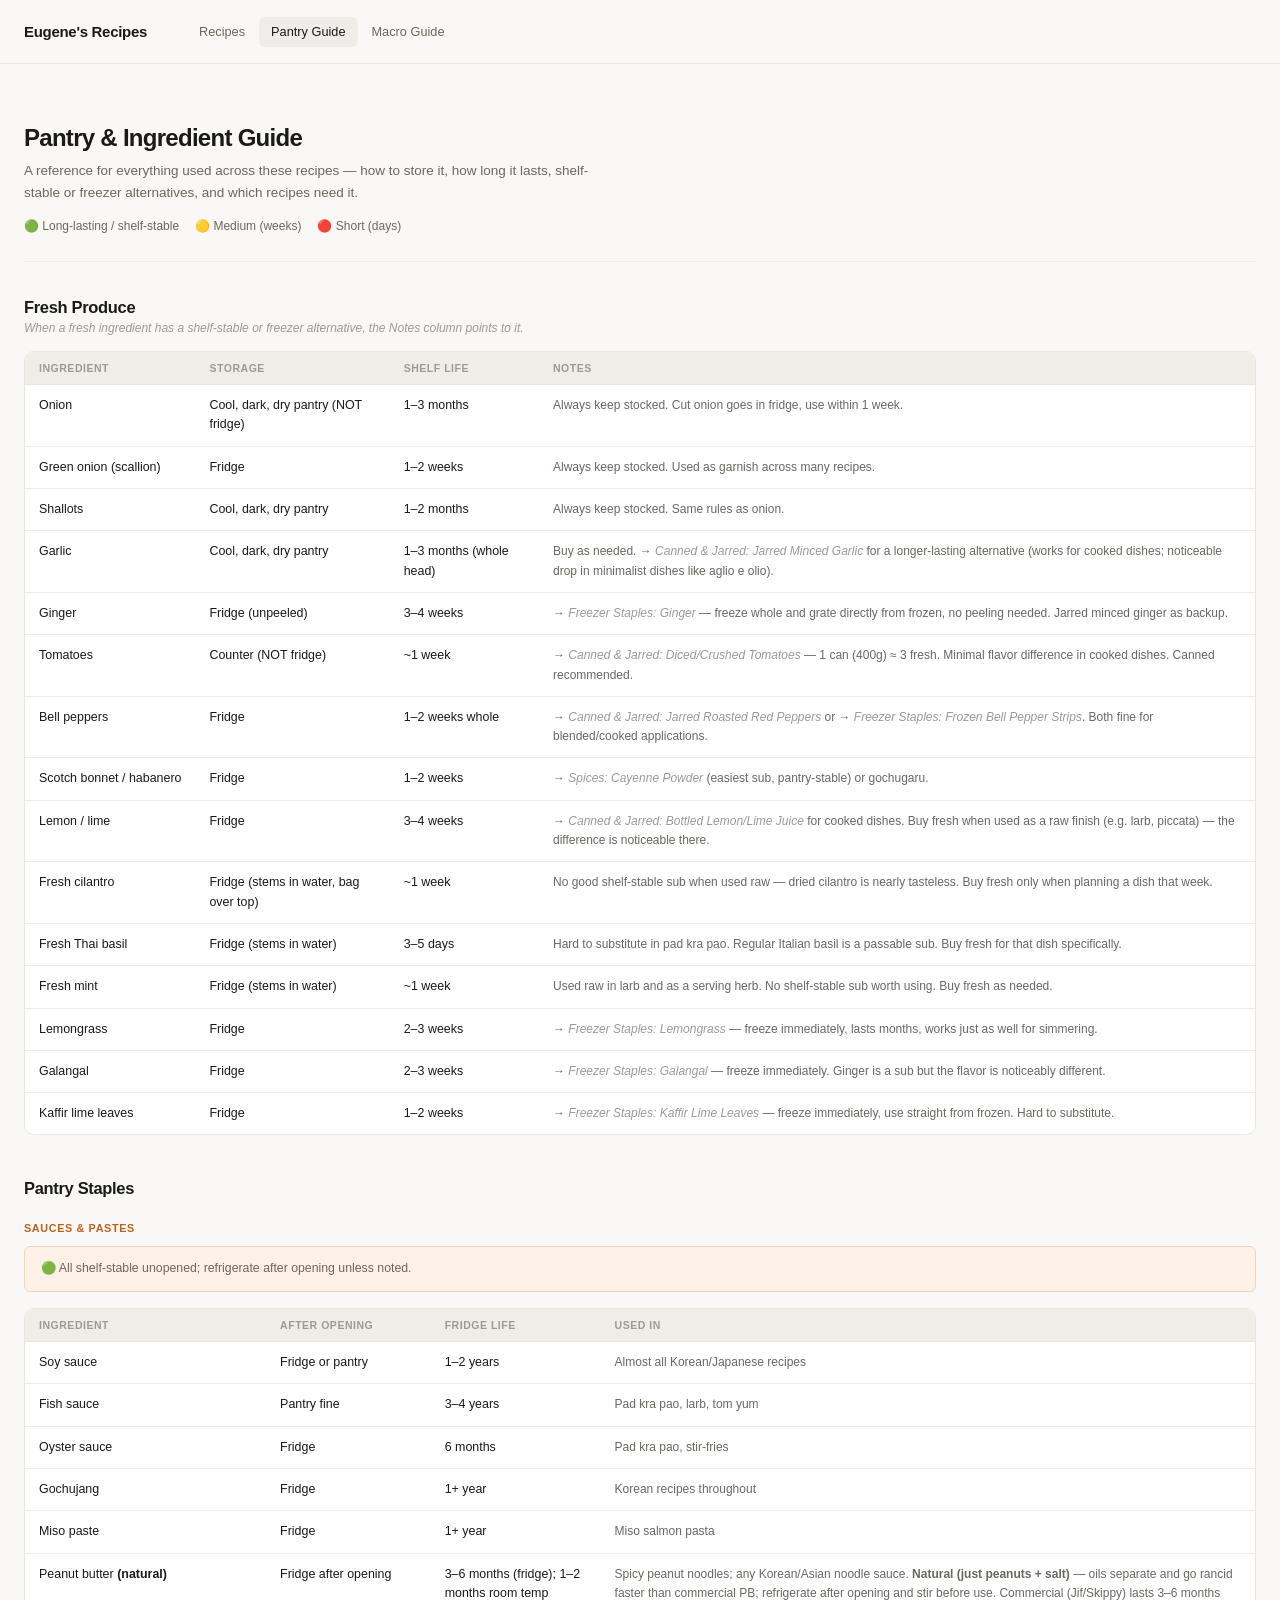
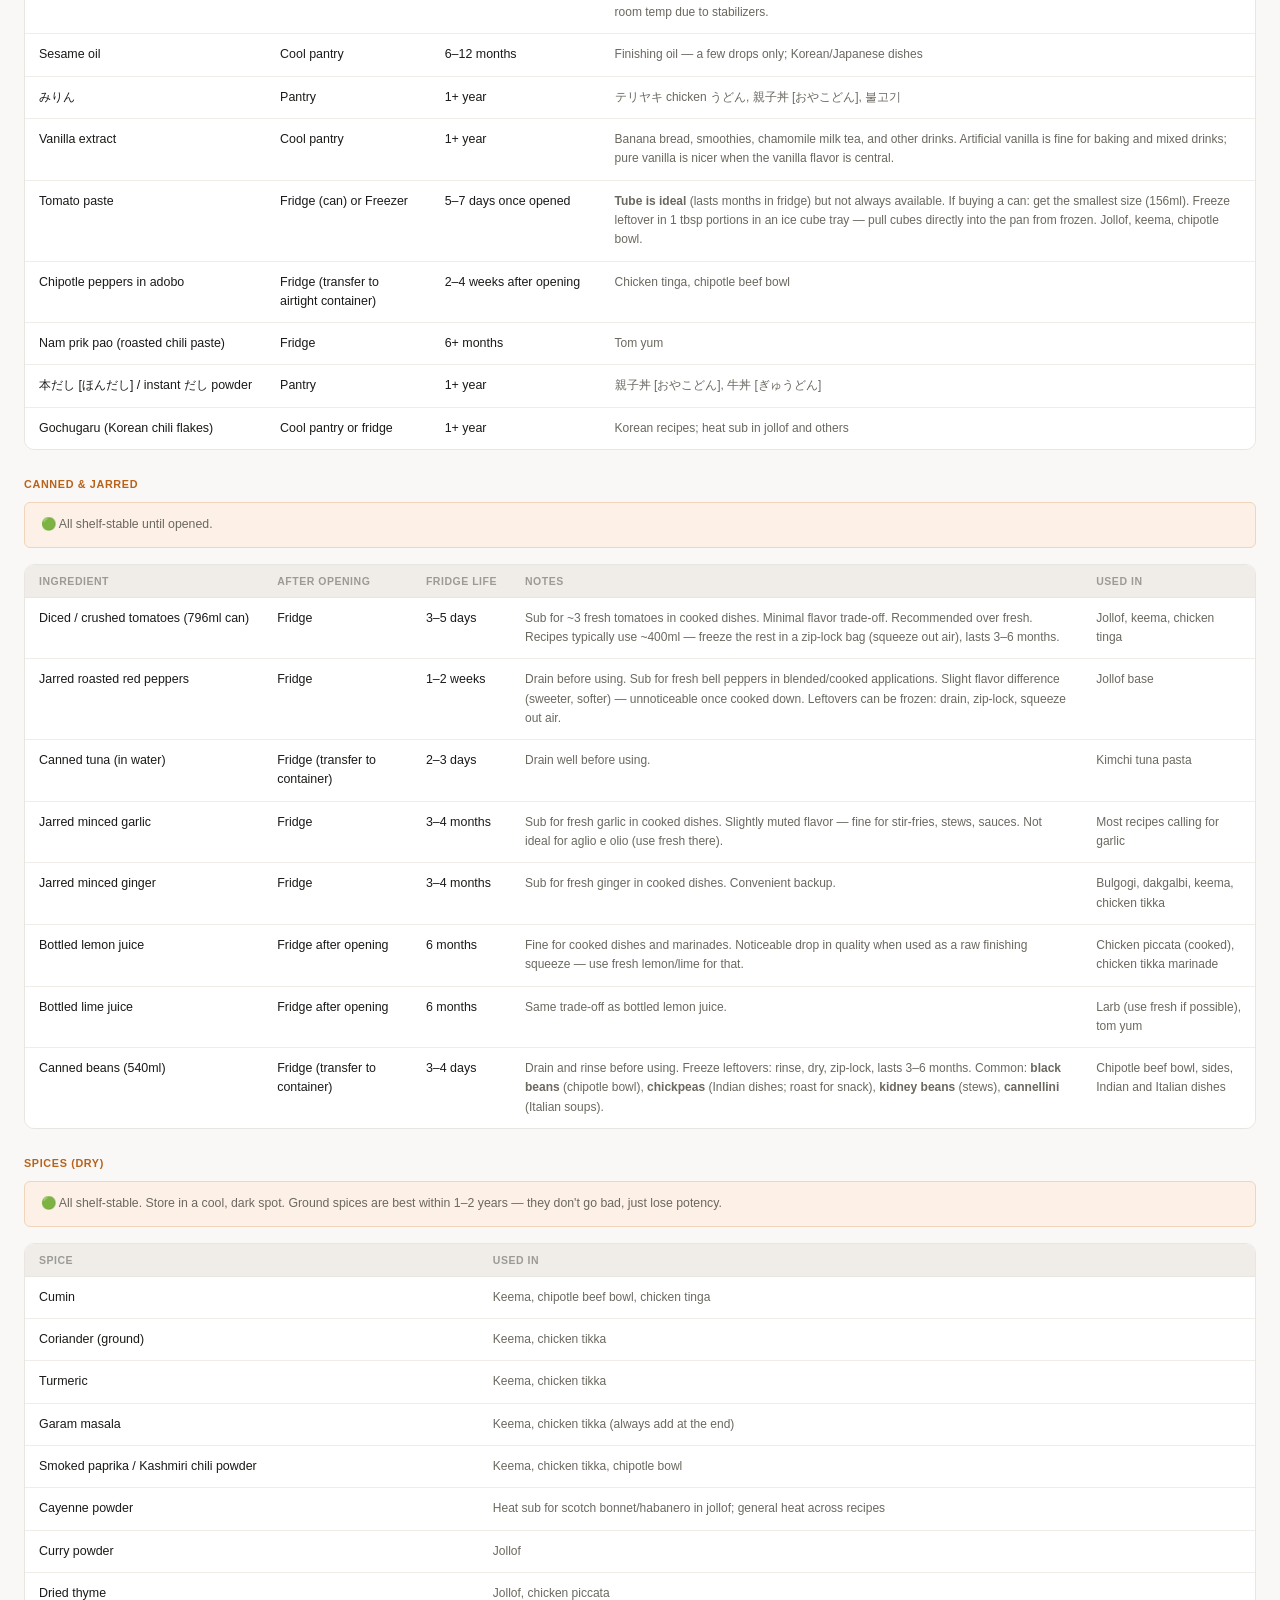
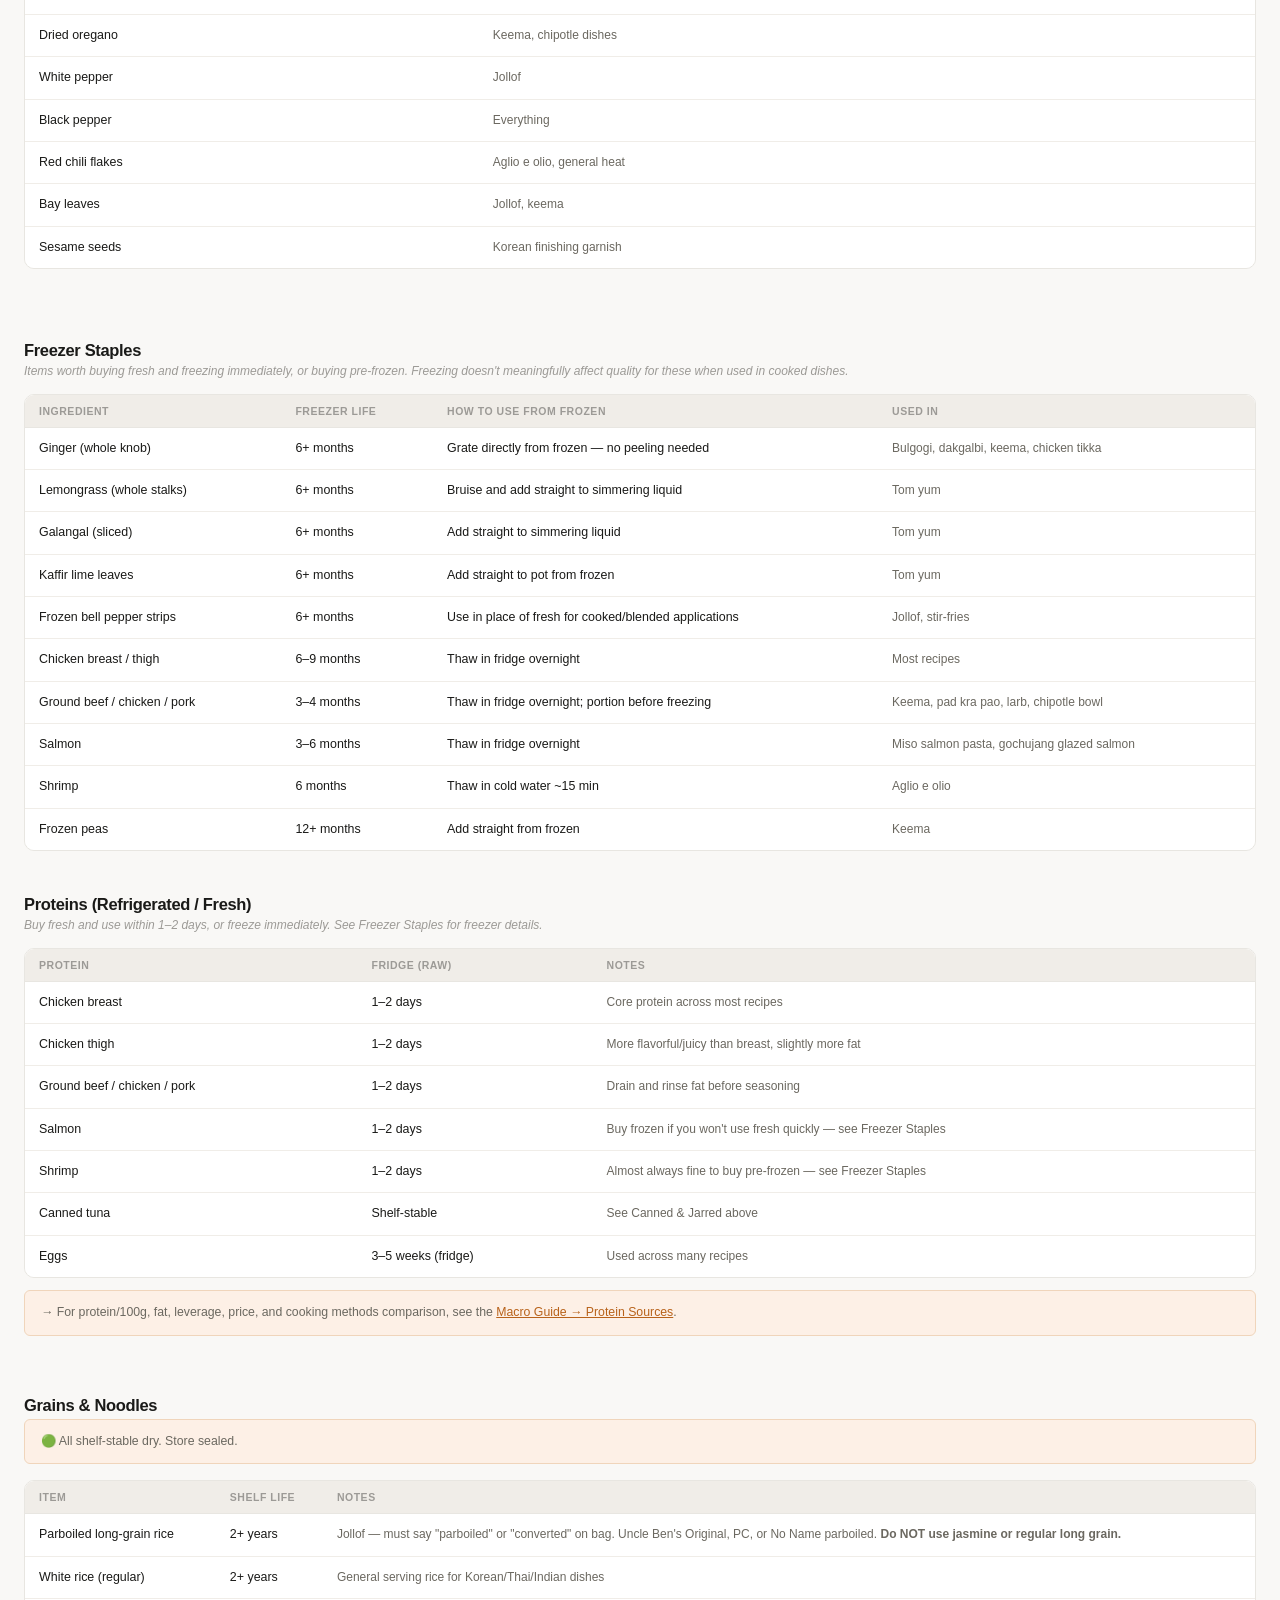
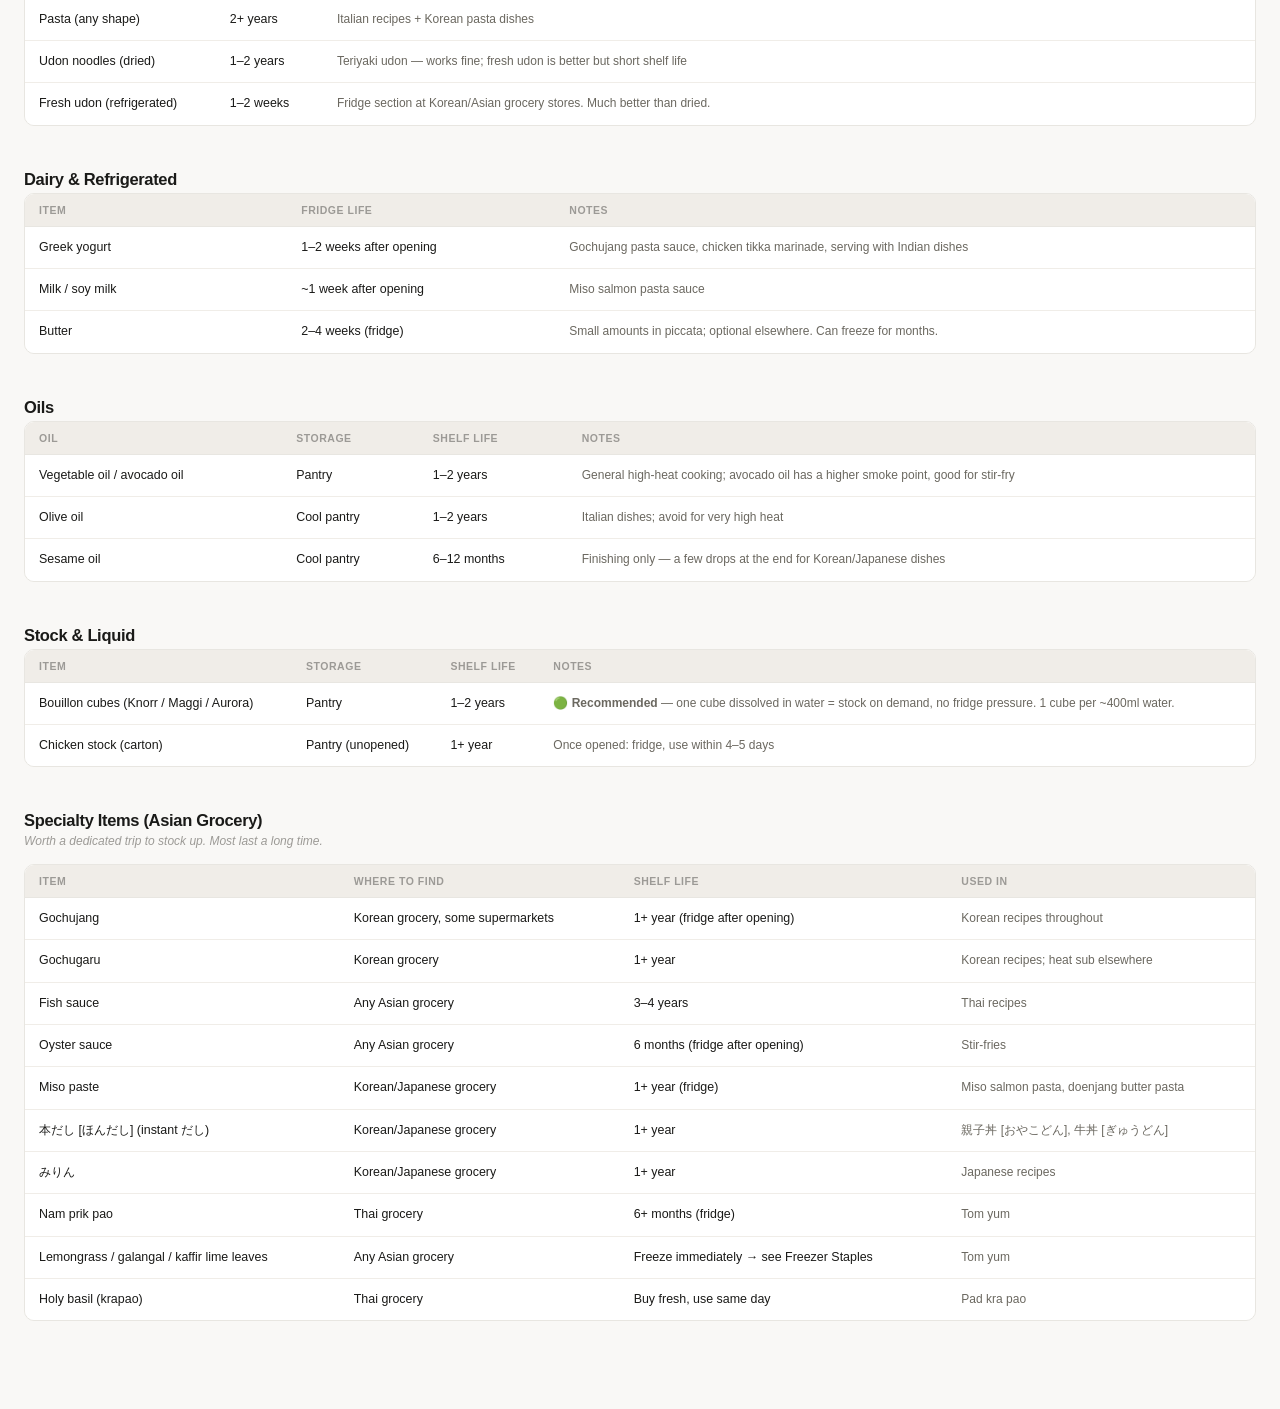
<file: pantry/index.html>
<!DOCTYPE html>
<html lang="en">
<head>
  <meta charset="UTF-8">
  <meta name="viewport" content="width=device-width, initial-scale=1.0">
  <title>Pantry Guide — Eugene's Recipes</title>
  <link rel="stylesheet" href="../style.css">
</head>
<body>

  <!-- HEADER -->
  <header class="site-header">
    <div class="header-inner">
      <div class="header-title">
        <h1>Eugene's Recipes</h1>
      </div>
      <nav class="site-nav">
        <a href="../" class="nav-link">Recipes</a>
        <a href="./" class="nav-link nav-link--active">Pantry Guide</a>
        <a href="../macros/" class="nav-link">Macro Guide</a>
      </nav>
    </div>
  </header>

  <!-- MAIN -->
  <main class="main-content">

    <!-- HERO -->
    <div class="pantry-hero">
      <div class="pantry-hero-title">Pantry &amp; Ingredient Guide</div>
      <p class="pantry-hero-desc">
        A reference for everything used across these recipes — how to store it, how long it lasts,
        shelf-stable or freezer alternatives, and which recipes need it.
      </p>
      <div class="pantry-legend">
        <span class="pantry-legend-item">🟢 Long-lasting / shelf-stable</span>
        <span class="pantry-legend-item">🟡 Medium (weeks)</span>
        <span class="pantry-legend-item">🔴 Short (days)</span>
      </div>
    </div>

    <!-- SECTIONS -->
    <div class="pantry-sections">

      <!-- FRESH PRODUCE -->
      <section>
        <div class="pantry-section-title">Fresh Produce</div>
        <p class="pantry-section-note">When a fresh ingredient has a shelf-stable or freezer alternative, the Notes column points to it.</p>
        <div class="pantry-table-wrap">
          <table class="pantry-table">
            <thead>
              <tr>
                <th>Ingredient</th>
                <th>Storage</th>
                <th>Shelf Life</th>
                <th>Notes</th>
              </tr>
            </thead>
            <tbody>
              <tr>
                <td>Onion</td>
                <td>Cool, dark, dry pantry (NOT fridge)</td>
                <td>1–3 months</td>
                <td><span class="note-text">Always keep stocked. Cut onion goes in fridge, use within 1 week.</span></td>
              </tr>
              <tr>
                <td>Green onion (scallion)</td>
                <td>Fridge</td>
                <td>1–2 weeks</td>
                <td><span class="note-text">Always keep stocked. Used as garnish across many recipes.</span></td>
              </tr>
              <tr>
                <td>Shallots</td>
                <td>Cool, dark, dry pantry</td>
                <td>1–2 months</td>
                <td><span class="note-text">Always keep stocked. Same rules as onion.</span></td>
              </tr>
              <tr>
                <td>Garlic</td>
                <td>Cool, dark, dry pantry</td>
                <td>1–3 months (whole head)</td>
                <td><span class="note-text">Buy as needed. → <em>Canned &amp; Jarred: Jarred Minced Garlic</em> for a longer-lasting alternative (works for cooked dishes; noticeable drop in minimalist dishes like aglio e olio).</span></td>
              </tr>
              <tr>
                <td>Ginger</td>
                <td>Fridge (unpeeled)</td>
                <td>3–4 weeks</td>
                <td><span class="note-text">→ <em>Freezer Staples: Ginger</em> — freeze whole and grate directly from frozen, no peeling needed. Jarred minced ginger as backup.</span></td>
              </tr>
              <tr>
                <td>Tomatoes</td>
                <td>Counter (NOT fridge)</td>
                <td>~1 week</td>
                <td><span class="note-text">→ <em>Canned &amp; Jarred: Diced/Crushed Tomatoes</em> — 1 can (400g) ≈ 3 fresh. Minimal flavor difference in cooked dishes. Canned recommended.</span></td>
              </tr>
              <tr>
                <td>Bell peppers</td>
                <td>Fridge</td>
                <td>1–2 weeks whole</td>
                <td><span class="note-text">→ <em>Canned &amp; Jarred: Jarred Roasted Red Peppers</em> or → <em>Freezer Staples: Frozen Bell Pepper Strips</em>. Both fine for blended/cooked applications.</span></td>
              </tr>
              <tr>
                <td>Scotch bonnet / habanero</td>
                <td>Fridge</td>
                <td>1–2 weeks</td>
                <td><span class="note-text">→ <em>Spices: Cayenne Powder</em> (easiest sub, pantry-stable) or gochugaru.</span></td>
              </tr>
              <tr>
                <td>Lemon / lime</td>
                <td>Fridge</td>
                <td>3–4 weeks</td>
                <td><span class="note-text">→ <em>Canned &amp; Jarred: Bottled Lemon/Lime Juice</em> for cooked dishes. Buy fresh when used as a raw finish (e.g. larb, piccata) — the difference is noticeable there.</span></td>
              </tr>
              <tr>
                <td>Fresh cilantro</td>
                <td>Fridge (stems in water, bag over top)</td>
                <td>~1 week</td>
                <td><span class="note-text">No good shelf-stable sub when used raw — dried cilantro is nearly tasteless. Buy fresh only when planning a dish that week.</span></td>
              </tr>
              <tr>
                <td>Fresh Thai basil</td>
                <td>Fridge (stems in water)</td>
                <td>3–5 days</td>
                <td><span class="note-text">Hard to substitute in pad kra pao. Regular Italian basil is a passable sub. Buy fresh for that dish specifically.</span></td>
              </tr>
              <tr>
                <td>Fresh mint</td>
                <td>Fridge (stems in water)</td>
                <td>~1 week</td>
                <td><span class="note-text">Used raw in larb and as a serving herb. No shelf-stable sub worth using. Buy fresh as needed.</span></td>
              </tr>
              <tr>
                <td>Lemongrass</td>
                <td>Fridge</td>
                <td>2–3 weeks</td>
                <td><span class="note-text">→ <em>Freezer Staples: Lemongrass</em> — freeze immediately, lasts months, works just as well for simmering.</span></td>
              </tr>
              <tr>
                <td>Galangal</td>
                <td>Fridge</td>
                <td>2–3 weeks</td>
                <td><span class="note-text">→ <em>Freezer Staples: Galangal</em> — freeze immediately. Ginger is a sub but the flavor is noticeably different.</span></td>
              </tr>
              <tr>
                <td>Kaffir lime leaves</td>
                <td>Fridge</td>
                <td>1–2 weeks</td>
                <td><span class="note-text">→ <em>Freezer Staples: Kaffir Lime Leaves</em> — freeze immediately, use straight from frozen. Hard to substitute.</span></td>
              </tr>
            </tbody>
          </table>
        </div>
      </section>

      <!-- PANTRY STAPLES -->
      <section>
        <div class="pantry-section-title">Pantry Staples</div>

        <!-- Sauces & Pastes -->
        <div class="pantry-subsection">
          <div class="pantry-subsection-title">Sauces &amp; Pastes</div>
          <div class="pantry-callout">🟢 All shelf-stable unopened; refrigerate after opening unless noted.</div>
          <div class="pantry-table-wrap">
            <table class="pantry-table">
              <thead>
                <tr>
                  <th>Ingredient</th>
                  <th>After Opening</th>
                  <th>Fridge Life</th>
                  <th>Used In</th>
                </tr>
              </thead>
              <tbody>
                <tr>
                  <td>Soy sauce</td>
                  <td>Fridge or pantry</td>
                  <td>1–2 years</td>
                  <td><span class="note-text">Almost all Korean/Japanese recipes</span></td>
                </tr>
                <tr>
                  <td>Fish sauce</td>
                  <td>Pantry fine</td>
                  <td>3–4 years</td>
                  <td><span class="note-text">Pad kra pao, larb, tom yum</span></td>
                </tr>
                <tr>
                  <td>Oyster sauce</td>
                  <td>Fridge</td>
                  <td>6 months</td>
                  <td><span class="note-text">Pad kra pao, stir-fries</span></td>
                </tr>
                <tr>
                  <td>Gochujang</td>
                  <td>Fridge</td>
                  <td>1+ year</td>
                  <td><span class="note-text">Korean recipes throughout</span></td>
                </tr>
                <tr>
                  <td>Miso paste</td>
                  <td>Fridge</td>
                  <td>1+ year</td>
                  <td><span class="note-text">Miso salmon pasta</span></td>
                </tr>
                <tr>
                  <td>Peanut butter <strong>(natural)</strong></td>
                  <td>Fridge after opening</td>
                  <td>3–6 months (fridge); 1–2 months room temp</td>
                  <td><span class="note-text">Spicy peanut noodles; any Korean/Asian noodle sauce. <strong>Natural (just peanuts + salt)</strong> — oils separate and go rancid faster than commercial PB; refrigerate after opening and stir before use. Commercial (Jif/Skippy) lasts 3–6 months room temp due to stabilizers.</span></td>
                </tr>
                <tr>
                  <td>Sesame oil</td>
                  <td>Cool pantry</td>
                  <td>6–12 months</td>
                  <td><span class="note-text">Finishing oil — a few drops only; Korean/Japanese dishes</span></td>
                </tr>
                <tr>
                  <td>みりん</td>
                  <td>Pantry</td>
                  <td>1+ year</td>
                  <td><span class="note-text">テリヤキ chicken うどん, 親子丼 [おやこどん], 불고기</span></td>
                </tr>
                <tr>
                  <td>Vanilla extract</td>
                  <td>Cool pantry</td>
                  <td>1+ year</td>
                  <td><span class="note-text">Banana bread, smoothies, chamomile milk tea, and other drinks. Artificial vanilla is fine for baking and mixed drinks; pure vanilla is nicer when the vanilla flavor is central.</span></td>
                </tr>
                <tr>
                  <td>Tomato paste</td>
                  <td>Fridge (can) or Freezer</td>
                  <td>5–7 days once opened</td>
                  <td><span class="note-text"><strong>Tube is ideal</strong> (lasts months in fridge) but not always available. If buying a can: get the smallest size (156ml). Freeze leftover in 1 tbsp portions in an ice cube tray — pull cubes directly into the pan from frozen. Jollof, keema, chipotle bowl.</span></td>
                </tr>
                <tr>
                  <td>Chipotle peppers in adobo</td>
                  <td>Fridge (transfer to airtight container)</td>
                  <td>2–4 weeks after opening</td>
                  <td><span class="note-text">Chicken tinga, chipotle beef bowl</span></td>
                </tr>
                <tr>
                  <td>Nam prik pao (roasted chili paste)</td>
                  <td>Fridge</td>
                  <td>6+ months</td>
                  <td><span class="note-text">Tom yum</span></td>
                </tr>
                <tr>
                  <td>本だし [ほんだし] / instant だし powder</td>
                  <td>Pantry</td>
                  <td>1+ year</td>
                  <td><span class="note-text">親子丼 [おやこどん], 牛丼 [ぎゅうどん]</span></td>
                </tr>
                <tr>
                  <td>Gochugaru (Korean chili flakes)</td>
                  <td>Cool pantry or fridge</td>
                  <td>1+ year</td>
                  <td><span class="note-text">Korean recipes; heat sub in jollof and others</span></td>
                </tr>
              </tbody>
            </table>
          </div>
        </div>

        <!-- Canned & Jarred -->
        <div class="pantry-subsection">
          <div class="pantry-subsection-title">Canned &amp; Jarred</div>
          <div class="pantry-callout">🟢 All shelf-stable until opened.</div>
          <div class="pantry-table-wrap">
            <table class="pantry-table">
              <thead>
                <tr>
                  <th>Ingredient</th>
                  <th>After Opening</th>
                  <th>Fridge Life</th>
                  <th>Notes</th>
                  <th>Used In</th>
                </tr>
              </thead>
              <tbody>
                <tr>
                  <td>Diced / crushed tomatoes (796ml can)</td>
                  <td>Fridge</td>
                  <td>3–5 days</td>
                  <td><span class="note-text">Sub for ~3 fresh tomatoes in cooked dishes. Minimal flavor trade-off. Recommended over fresh. Recipes typically use ~400ml — freeze the rest in a zip-lock bag (squeeze out air), lasts 3–6 months.</span></td>
                  <td><span class="note-text">Jollof, keema, chicken tinga</span></td>
                </tr>
                <tr>
                  <td>Jarred roasted red peppers</td>
                  <td>Fridge</td>
                  <td>1–2 weeks</td>
                  <td><span class="note-text">Drain before using. Sub for fresh bell peppers in blended/cooked applications. Slight flavor difference (sweeter, softer) — unnoticeable once cooked down. Leftovers can be frozen: drain, zip-lock, squeeze out air.</span></td>
                  <td><span class="note-text">Jollof base</span></td>
                </tr>
                <tr>
                  <td>Canned tuna (in water)</td>
                  <td>Fridge (transfer to container)</td>
                  <td>2–3 days</td>
                  <td><span class="note-text">Drain well before using.</span></td>
                  <td><span class="note-text">Kimchi tuna pasta</span></td>
                </tr>
                <tr>
                  <td>Jarred minced garlic</td>
                  <td>Fridge</td>
                  <td>3–4 months</td>
                  <td><span class="note-text">Sub for fresh garlic in cooked dishes. Slightly muted flavor — fine for stir-fries, stews, sauces. Not ideal for aglio e olio (use fresh there).</span></td>
                  <td><span class="note-text">Most recipes calling for garlic</span></td>
                </tr>
                <tr>
                  <td>Jarred minced ginger</td>
                  <td>Fridge</td>
                  <td>3–4 months</td>
                  <td><span class="note-text">Sub for fresh ginger in cooked dishes. Convenient backup.</span></td>
                  <td><span class="note-text">Bulgogi, dakgalbi, keema, chicken tikka</span></td>
                </tr>
                <tr>
                  <td>Bottled lemon juice</td>
                  <td>Fridge after opening</td>
                  <td>6 months</td>
                  <td><span class="note-text">Fine for cooked dishes and marinades. Noticeable drop in quality when used as a raw finishing squeeze — use fresh lemon/lime for that.</span></td>
                  <td><span class="note-text">Chicken piccata (cooked), chicken tikka marinade</span></td>
                </tr>
                <tr>
                  <td>Bottled lime juice</td>
                  <td>Fridge after opening</td>
                  <td>6 months</td>
                  <td><span class="note-text">Same trade-off as bottled lemon juice.</span></td>
                  <td><span class="note-text">Larb (use fresh if possible), tom yum</span></td>
                </tr>
                <tr>
                  <td>Canned beans (540ml)</td>
                  <td>Fridge (transfer to container)</td>
                  <td>3–4 days</td>
                  <td><span class="note-text">Drain and rinse before using. Freeze leftovers: rinse, dry, zip-lock, lasts 3–6 months. Common: <strong>black beans</strong> (chipotle bowl), <strong>chickpeas</strong> (Indian dishes; roast for snack), <strong>kidney beans</strong> (stews), <strong>cannellini</strong> (Italian soups).</span></td>
                  <td><span class="note-text">Chipotle beef bowl, sides, Indian and Italian dishes</span></td>
                </tr>
              </tbody>
            </table>
          </div>
        </div>

        <!-- Spices -->
        <div class="pantry-subsection">
          <div class="pantry-subsection-title">Spices (Dry)</div>
          <div class="pantry-callout">🟢 All shelf-stable. Store in a cool, dark spot. Ground spices are best within 1–2 years — they don't go bad, just lose potency.</div>
          <div class="pantry-table-wrap">
            <table class="pantry-table">
              <thead>
                <tr>
                  <th>Spice</th>
                  <th>Used In</th>
                </tr>
              </thead>
              <tbody>
                <tr><td>Cumin</td><td><span class="note-text">Keema, chipotle beef bowl, chicken tinga</span></td></tr>
                <tr><td>Coriander (ground)</td><td><span class="note-text">Keema, chicken tikka</span></td></tr>
                <tr><td>Turmeric</td><td><span class="note-text">Keema, chicken tikka</span></td></tr>
                <tr><td>Garam masala</td><td><span class="note-text">Keema, chicken tikka (always add at the end)</span></td></tr>
                <tr><td>Smoked paprika / Kashmiri chili powder</td><td><span class="note-text">Keema, chicken tikka, chipotle bowl</span></td></tr>
                <tr><td>Cayenne powder</td><td><span class="note-text">Heat sub for scotch bonnet/habanero in jollof; general heat across recipes</span></td></tr>
                <tr><td>Curry powder</td><td><span class="note-text">Jollof</span></td></tr>
                <tr><td>Dried thyme</td><td><span class="note-text">Jollof, chicken piccata</span></td></tr>
                <tr><td>Dried oregano</td><td><span class="note-text">Keema, chipotle dishes</span></td></tr>
                <tr><td>White pepper</td><td><span class="note-text">Jollof</span></td></tr>
                <tr><td>Black pepper</td><td><span class="note-text">Everything</span></td></tr>
                <tr><td>Red chili flakes</td><td><span class="note-text">Aglio e olio, general heat</span></td></tr>
                <tr><td>Bay leaves</td><td><span class="note-text">Jollof, keema</span></td></tr>
                <tr><td>Sesame seeds</td><td><span class="note-text">Korean finishing garnish</span></td></tr>
              </tbody>
            </table>
          </div>
        </div>
      </section>

      <!-- FREEZER STAPLES -->
      <section>
        <div class="pantry-section-title">Freezer Staples</div>
        <p class="pantry-section-note">Items worth buying fresh and freezing immediately, or buying pre-frozen. Freezing doesn't meaningfully affect quality for these when used in cooked dishes.</p>
        <div class="pantry-table-wrap">
          <table class="pantry-table">
            <thead>
              <tr>
                <th>Ingredient</th>
                <th>Freezer Life</th>
                <th>How to Use from Frozen</th>
                <th>Used In</th>
              </tr>
            </thead>
            <tbody>
              <tr>
                <td>Ginger (whole knob)</td>
                <td>6+ months</td>
                <td>Grate directly from frozen — no peeling needed</td>
                <td><span class="note-text">Bulgogi, dakgalbi, keema, chicken tikka</span></td>
              </tr>
              <tr>
                <td>Lemongrass (whole stalks)</td>
                <td>6+ months</td>
                <td>Bruise and add straight to simmering liquid</td>
                <td><span class="note-text">Tom yum</span></td>
              </tr>
              <tr>
                <td>Galangal (sliced)</td>
                <td>6+ months</td>
                <td>Add straight to simmering liquid</td>
                <td><span class="note-text">Tom yum</span></td>
              </tr>
              <tr>
                <td>Kaffir lime leaves</td>
                <td>6+ months</td>
                <td>Add straight to pot from frozen</td>
                <td><span class="note-text">Tom yum</span></td>
              </tr>
              <tr>
                <td>Frozen bell pepper strips</td>
                <td>6+ months</td>
                <td>Use in place of fresh for cooked/blended applications</td>
                <td><span class="note-text">Jollof, stir-fries</span></td>
              </tr>
              <tr>
                <td>Chicken breast / thigh</td>
                <td>6–9 months</td>
                <td>Thaw in fridge overnight</td>
                <td><span class="note-text">Most recipes</span></td>
              </tr>
              <tr>
                <td>Ground beef / chicken / pork</td>
                <td>3–4 months</td>
                <td>Thaw in fridge overnight; portion before freezing</td>
                <td><span class="note-text">Keema, pad kra pao, larb, chipotle bowl</span></td>
              </tr>
              <tr>
                <td>Salmon</td>
                <td>3–6 months</td>
                <td>Thaw in fridge overnight</td>
                <td><span class="note-text">Miso salmon pasta, gochujang glazed salmon</span></td>
              </tr>
              <tr>
                <td>Shrimp</td>
                <td>6 months</td>
                <td>Thaw in cold water ~15 min</td>
                <td><span class="note-text">Aglio e olio</span></td>
              </tr>
              <tr>
                <td>Frozen peas</td>
                <td>12+ months</td>
                <td>Add straight from frozen</td>
                <td><span class="note-text">Keema</span></td>
              </tr>
            </tbody>
          </table>
        </div>
      </section>

      <!-- PROTEINS -->
      <section>
        <div class="pantry-section-title">Proteins (Refrigerated / Fresh)</div>
        <p class="pantry-section-note">Buy fresh and use within 1–2 days, or freeze immediately. See Freezer Staples for freezer details.</p>
        <div class="pantry-table-wrap">
          <table class="pantry-table">
            <thead>
              <tr>
                <th>Protein</th>
                <th>Fridge (raw)</th>
                <th>Notes</th>
              </tr>
            </thead>
            <tbody>
              <tr>
                <td>Chicken breast</td>
                <td>1–2 days</td>
                <td><span class="note-text">Core protein across most recipes</span></td>
              </tr>
              <tr>
                <td>Chicken thigh</td>
                <td>1–2 days</td>
                <td><span class="note-text">More flavorful/juicy than breast, slightly more fat</span></td>
              </tr>
              <tr>
                <td>Ground beef / chicken / pork</td>
                <td>1–2 days</td>
                <td><span class="note-text">Drain and rinse fat before seasoning</span></td>
              </tr>
              <tr>
                <td>Salmon</td>
                <td>1–2 days</td>
                <td><span class="note-text">Buy frozen if you won't use fresh quickly — see Freezer Staples</span></td>
              </tr>
              <tr>
                <td>Shrimp</td>
                <td>1–2 days</td>
                <td><span class="note-text">Almost always fine to buy pre-frozen — see Freezer Staples</span></td>
              </tr>
              <tr>
                <td>Canned tuna</td>
                <td>Shelf-stable</td>
                <td><span class="note-text">See Canned &amp; Jarred above</span></td>
              </tr>
              <tr>
                <td>Eggs</td>
                <td>3–5 weeks (fridge)</td>
                <td><span class="note-text">Used across many recipes</span></td>
              </tr>
            </tbody>
          </table>
        </div>
        <div class="pantry-callout" style="margin-top:12px">
          → For protein/100g, fat, leverage, price, and cooking methods comparison, see the <a href="../macros/" style="color:var(--accent)">Macro Guide → Protein Sources</a>.
        </div>
      </section>

      <!-- GRAINS & NOODLES -->
      <section>
        <div class="pantry-section-title">Grains &amp; Noodles</div>
        <div class="pantry-callout">🟢 All shelf-stable dry. Store sealed.</div>
        <div class="pantry-table-wrap">
          <table class="pantry-table">
            <thead>
              <tr>
                <th>Item</th>
                <th>Shelf Life</th>
                <th>Notes</th>
              </tr>
            </thead>
            <tbody>
              <tr>
                <td>Parboiled long-grain rice</td>
                <td>2+ years</td>
                <td><span class="note-text">Jollof — must say "parboiled" or "converted" on bag. Uncle Ben's Original, PC, or No Name parboiled. <strong>Do NOT use jasmine or regular long grain.</strong></span></td>
              </tr>
              <tr>
                <td>White rice (regular)</td>
                <td>2+ years</td>
                <td><span class="note-text">General serving rice for Korean/Thai/Indian dishes</span></td>
              </tr>
              <tr>
                <td>Pasta (any shape)</td>
                <td>2+ years</td>
                <td><span class="note-text">Italian recipes + Korean pasta dishes</span></td>
              </tr>
              <tr>
                <td>Udon noodles (dried)</td>
                <td>1–2 years</td>
                <td><span class="note-text">Teriyaki udon — works fine; fresh udon is better but short shelf life</span></td>
              </tr>
              <tr>
                <td>Fresh udon (refrigerated)</td>
                <td>1–2 weeks</td>
                <td><span class="note-text">Fridge section at Korean/Asian grocery stores. Much better than dried.</span></td>
              </tr>
            </tbody>
          </table>
        </div>
      </section>

      <!-- DAIRY & REFRIGERATED -->
      <section>
        <div class="pantry-section-title">Dairy &amp; Refrigerated</div>
        <div class="pantry-table-wrap">
          <table class="pantry-table">
            <thead>
              <tr>
                <th>Item</th>
                <th>Fridge Life</th>
                <th>Notes</th>
              </tr>
            </thead>
            <tbody>
              <tr>
                <td>Greek yogurt</td>
                <td>1–2 weeks after opening</td>
                <td><span class="note-text">Gochujang pasta sauce, chicken tikka marinade, serving with Indian dishes</span></td>
              </tr>
              <tr>
                <td>Milk / soy milk</td>
                <td>~1 week after opening</td>
                <td><span class="note-text">Miso salmon pasta sauce</span></td>
              </tr>
              <tr>
                <td>Butter</td>
                <td>2–4 weeks (fridge)</td>
                <td><span class="note-text">Small amounts in piccata; optional elsewhere. Can freeze for months.</span></td>
              </tr>
            </tbody>
          </table>
        </div>
      </section>

      <!-- OILS -->
      <section>
        <div class="pantry-section-title">Oils</div>
        <div class="pantry-table-wrap">
          <table class="pantry-table">
            <thead>
              <tr>
                <th>Oil</th>
                <th>Storage</th>
                <th>Shelf Life</th>
                <th>Notes</th>
              </tr>
            </thead>
            <tbody>
              <tr>
                <td>Vegetable oil / avocado oil</td>
                <td>Pantry</td>
                <td>1–2 years</td>
                <td><span class="note-text">General high-heat cooking; avocado oil has a higher smoke point, good for stir-fry</span></td>
              </tr>
              <tr>
                <td>Olive oil</td>
                <td>Cool pantry</td>
                <td>1–2 years</td>
                <td><span class="note-text">Italian dishes; avoid for very high heat</span></td>
              </tr>
              <tr>
                <td>Sesame oil</td>
                <td>Cool pantry</td>
                <td>6–12 months</td>
                <td><span class="note-text">Finishing only — a few drops at the end for Korean/Japanese dishes</span></td>
              </tr>
            </tbody>
          </table>
        </div>
      </section>

      <!-- STOCK & LIQUID -->
      <section>
        <div class="pantry-section-title">Stock &amp; Liquid</div>
        <div class="pantry-table-wrap">
          <table class="pantry-table">
            <thead>
              <tr>
                <th>Item</th>
                <th>Storage</th>
                <th>Shelf Life</th>
                <th>Notes</th>
              </tr>
            </thead>
            <tbody>
              <tr>
                <td>Bouillon cubes (Knorr / Maggi / Aurora)</td>
                <td>Pantry</td>
                <td>1–2 years</td>
                <td><span class="note-text">🟢 <strong>Recommended</strong> — one cube dissolved in water = stock on demand, no fridge pressure. 1 cube per ~400ml water.</span></td>
              </tr>
              <tr>
                <td>Chicken stock (carton)</td>
                <td>Pantry (unopened)</td>
                <td>1+ year</td>
                <td><span class="note-text">Once opened: fridge, use within 4–5 days</span></td>
              </tr>
            </tbody>
          </table>
        </div>
      </section>

      <!-- SPECIALTY ITEMS -->
      <section>
        <div class="pantry-section-title">Specialty Items (Asian Grocery)</div>
        <p class="pantry-section-note">Worth a dedicated trip to stock up. Most last a long time.</p>
        <div class="pantry-table-wrap">
          <table class="pantry-table">
            <thead>
              <tr>
                <th>Item</th>
                <th>Where to Find</th>
                <th>Shelf Life</th>
                <th>Used In</th>
              </tr>
            </thead>
            <tbody>
              <tr>
                <td>Gochujang</td>
                <td>Korean grocery, some supermarkets</td>
                <td>1+ year (fridge after opening)</td>
                <td><span class="note-text">Korean recipes throughout</span></td>
              </tr>
              <tr>
                <td>Gochugaru</td>
                <td>Korean grocery</td>
                <td>1+ year</td>
                <td><span class="note-text">Korean recipes; heat sub elsewhere</span></td>
              </tr>
              <tr>
                <td>Fish sauce</td>
                <td>Any Asian grocery</td>
                <td>3–4 years</td>
                <td><span class="note-text">Thai recipes</span></td>
              </tr>
              <tr>
                <td>Oyster sauce</td>
                <td>Any Asian grocery</td>
                <td>6 months (fridge after opening)</td>
                <td><span class="note-text">Stir-fries</span></td>
              </tr>
              <tr>
                <td>Miso paste</td>
                <td>Korean/Japanese grocery</td>
                <td>1+ year (fridge)</td>
                <td><span class="note-text">Miso salmon pasta, doenjang butter pasta</span></td>
              </tr>
              <tr>
                <td>本だし [ほんだし] (instant だし)</td>
                <td>Korean/Japanese grocery</td>
                <td>1+ year</td>
                <td><span class="note-text">親子丼 [おやこどん], 牛丼 [ぎゅうどん]</span></td>
              </tr>
              <tr>
                <td>みりん</td>
                <td>Korean/Japanese grocery</td>
                <td>1+ year</td>
                <td><span class="note-text">Japanese recipes</span></td>
              </tr>
              <tr>
                <td>Nam prik pao</td>
                <td>Thai grocery</td>
                <td>6+ months (fridge)</td>
                <td><span class="note-text">Tom yum</span></td>
              </tr>
              <tr>
                <td>Lemongrass / galangal / kaffir lime leaves</td>
                <td>Any Asian grocery</td>
                <td>Freeze immediately → see Freezer Staples</td>
                <td><span class="note-text">Tom yum</span></td>
              </tr>
              <tr>
                <td>Holy basil (krapao)</td>
                <td>Thai grocery</td>
                <td>Buy fresh, use same day</td>
                <td><span class="note-text">Pad kra pao</span></td>
              </tr>
            </tbody>
          </table>
        </div>
      </section>

    </div><!-- end .pantry-sections -->
  </main>

</body>
</html>
</file>
<file: style.css>
/* ============================================================
   RESET & VARIABLES
   ============================================================ */

*, *::before, *::after {
  box-sizing: border-box;
  margin: 0;
  padding: 0;
}

:root {
  --bg: #f9f8f6;
  --surface: #ffffff;
  --border: #e8e6e1;
  --border-light: #f0ede8;
  --text: #1a1a18;
  --text-secondary: #6b6860;
  --text-muted: #9c9a96;
  --accent: #b8621a;
  --accent-light: #fdf0e6;
  --accent-hover: #a0551500;
  --pill-active-bg: #1a1a18;
  --pill-active-text: #ffffff;
  --tag-bg: #f0ede8;
  --shadow-sm: 0 1px 3px rgba(0,0,0,0.06), 0 1px 2px rgba(0,0,0,0.04);
  --shadow-md: 0 4px 12px rgba(0,0,0,0.08), 0 2px 4px rgba(0,0,0,0.04);
  --shadow-lg: 0 12px 32px rgba(0,0,0,0.12), 0 4px 8px rgba(0,0,0,0.06);
  --radius: 10px;
  --radius-sm: 6px;
  --drawer-width: 580px;
  --header-height: 64px;
  --filter-height: 52px;
  --font: -apple-system, BlinkMacSystemFont, "Segoe UI", Roboto, Helvetica, Arial, sans-serif;
}

html {
  font-family: var(--font);
  font-size: 15px;
  color: var(--text);
  background: var(--bg);
  -webkit-font-smoothing: antialiased;
}

body {
  min-height: 100vh;
}

/* ============================================================
   HEADER
   ============================================================ */

.site-header {
  position: sticky;
  top: 0;
  z-index: 100;
  background: rgba(249, 248, 246, 0.92);
  backdrop-filter: blur(12px);
  -webkit-backdrop-filter: blur(12px);
  border-bottom: 1px solid var(--border);
  height: var(--header-height);
}

.header-inner {
  max-width: 1400px;
  margin: 0 auto;
  padding: 0 24px;
  height: 100%;
  display: flex;
  align-items: center;
  gap: 20px;
}

.header-title {
  flex-shrink: 0;
}

.header-title h1 {
  font-size: 1rem;
  font-weight: 600;
  letter-spacing: -0.02em;
  color: var(--text);
}

/* NAV */

.site-nav {
  display: flex;
  align-items: center;
  gap: 2px;
  margin-left: 20px;
}

.nav-link {
  height: 30px;
  padding: 0 12px;
  border-radius: 6px;
  font-size: 0.85rem;
  font-weight: 500;
  color: var(--text-secondary);
  text-decoration: none;
  display: flex;
  align-items: center;
  transition: color 0.15s, background 0.15s;
}

.nav-link:hover {
  color: var(--text);
  background: var(--border-light);
}

.nav-link--active {
  color: var(--text);
  background: var(--tag-bg);
}

.recipe-count {
  font-size: 0.8rem;
  color: var(--text-muted);
  font-weight: 400;
  margin-left: 4px;
}

.search-wrap {
  position: relative;
  flex: 1;
  max-width: 420px;
  margin-left: auto;
}

.search-icon {
  position: absolute;
  left: 11px;
  top: 50%;
  transform: translateY(-50%);
  width: 16px;
  height: 16px;
  color: var(--text-muted);
  pointer-events: none;
}

.search-input {
  width: 100%;
  height: 36px;
  padding: 0 32px 0 34px;
  border: 1px solid var(--border);
  border-radius: 8px;
  background: var(--surface);
  font-family: var(--font);
  font-size: 0.875rem;
  color: var(--text);
  outline: none;
  transition: border-color 0.15s, box-shadow 0.15s;
}

.search-input::placeholder { color: var(--text-muted); }

.search-input:focus {
  border-color: #aaa;
  box-shadow: 0 0 0 3px rgba(0,0,0,0.06);
}

.search-clear {
  position: absolute;
  right: 8px;
  top: 50%;
  transform: translateY(-50%);
  width: 18px;
  height: 18px;
  border: none;
  background: none;
  color: var(--text-muted);
  font-size: 1.1rem;
  line-height: 1;
  cursor: pointer;
  display: none;
  align-items: center;
  justify-content: center;
  border-radius: 50%;
  transition: color 0.15s;
}

.search-clear:hover { color: var(--text); }
.search-clear.visible { display: flex; }

/* ============================================================
   FILTERS BAR
   ============================================================ */

.filters-bar {
  position: sticky;
  top: var(--header-height);
  z-index: 90;
  background: rgba(249, 248, 246, 0.95);
  backdrop-filter: blur(8px);
  -webkit-backdrop-filter: blur(8px);
  border-bottom: 1px solid var(--border-light);
}

.filters-inner {
  max-width: 1400px;
  margin: 0 auto;
  padding: 10px 24px 12px;
  display: flex;
  flex-direction: column;
  gap: 8px;
}

.filter-group {
  display: flex;
  align-items: center;
  gap: 10px;
}

.filter-label {
  font-size: 0.75rem;
  font-weight: 500;
  color: var(--text-muted);
  text-transform: uppercase;
  letter-spacing: 0.05em;
  flex-shrink: 0;
  min-width: 74px;
}

.filter-pills {
  display: flex;
  gap: 5px;
  flex-wrap: wrap;
}

.pill {
  height: 28px;
  padding: 0 11px;
  border: 1px solid var(--border);
  border-radius: 100px;
  background: var(--surface);
  font-family: var(--font);
  font-size: 0.8rem;
  color: var(--text-secondary);
  cursor: pointer;
  transition: all 0.15s;
  white-space: nowrap;
  line-height: 1;
}

.pill:hover {
  border-color: #aaa;
  color: var(--text);
}

.pill.active {
  background: var(--pill-active-bg);
  border-color: var(--pill-active-bg);
  color: var(--pill-active-text);
}

.clear-filters {
  align-self: flex-end;
  height: 28px;
  padding: 0 11px;
  border: none;
  background: none;
  font-family: var(--font);
  font-size: 0.8rem;
  color: var(--text-muted);
  cursor: pointer;
  border-radius: 6px;
  transition: color 0.15s, background 0.15s;
  display: none;
}

.clear-filters:hover {
  color: var(--text);
  background: var(--border-light);
}

.clear-filters.visible { display: block; }

/* ============================================================
   MAIN LAYOUT
   ============================================================ */

.main-content {
  max-width: 1400px;
  margin: 0 auto;
  padding: 28px 24px;
  position: relative;
}

/* ============================================================
   RECIPE GRID
   ============================================================ */

.recipe-grid {
  display: grid;
  grid-template-columns: repeat(auto-fill, minmax(260px, 1fr));
  gap: 16px;
}

/* ============================================================
   RECIPE CARD
   ============================================================ */

.recipe-card {
  background: var(--surface);
  border: 1px solid var(--border);
  border-radius: var(--radius);
  padding: 18px 20px;
  cursor: pointer;
  transition: transform 0.15s, box-shadow 0.15s, border-color 0.15s;
  position: relative;
  overflow: hidden;
}

.recipe-card:hover {
  transform: translateY(-2px);
  box-shadow: var(--shadow-md);
  border-color: #d0cdc8;
}

.recipe-card:active {
  transform: translateY(0);
}

.card-cuisine {
  font-size: 0.7rem;
  font-weight: 600;
  text-transform: uppercase;
  letter-spacing: 0.06em;
  color: var(--accent);
  margin-bottom: 6px;
}

.card-name {
  font-size: 0.975rem;
  font-weight: 600;
  line-height: 1.35;
  color: var(--text);
  margin-bottom: 10px;
  letter-spacing: -0.01em;
}

.card-meta {
  display: flex;
  align-items: center;
  gap: 10px;
  font-size: 0.78rem;
  color: var(--text-secondary);
}

.card-meta-item {
  display: flex;
  align-items: center;
  gap: 4px;
}

.card-divider {
  width: 3px;
  height: 3px;
  border-radius: 50%;
  background: var(--border);
  flex-shrink: 0;
}

.card-tags {
  margin-top: 12px;
  display: flex;
  flex-wrap: wrap;
  gap: 5px;
}

.card-tag {
  height: 20px;
  padding: 0 7px;
  background: var(--tag-bg);
  border-radius: 100px;
  font-size: 0.7rem;
  color: var(--text-secondary);
  display: flex;
  align-items: center;
}

.card-protein {
  margin-top: 10px;
  font-size: 0.76rem;
  color: var(--text-muted);
}

.card-protein strong {
  color: var(--text-secondary);
  font-weight: 500;
}

.card-attempted {
  position: absolute;
  top: 14px;
  right: 14px;
  width: 7px;
  height: 7px;
  border-radius: 50%;
  background: var(--accent);
  opacity: 0.7;
  title: "Attempted";
}

/* ============================================================
   EMPTY STATE
   ============================================================ */

.empty-state {
  text-align: center;
  padding: 80px 24px;
  color: var(--text-secondary);
}

.empty-state p {
  margin-bottom: 16px;
  font-size: 0.95rem;
}

.empty-state button {
  padding: 8px 18px;
  border: 1px solid var(--border);
  border-radius: 8px;
  background: var(--surface);
  font-family: var(--font);
  font-size: 0.85rem;
  cursor: pointer;
  color: var(--text);
  transition: background 0.15s;
}

.empty-state button:hover { background: var(--bg); }

/* ============================================================
   DETAIL DRAWER
   ============================================================ */

.overlay {
  position: fixed;
  inset: 0;
  background: rgba(0,0,0,0.3);
  z-index: 200;
  opacity: 0;
  pointer-events: none;
  transition: opacity 0.25s;
}

.overlay.visible {
  opacity: 1;
  pointer-events: all;
}

.detail-drawer {
  position: fixed;
  top: 0;
  right: 0;
  bottom: 0;
  width: var(--drawer-width);
  max-width: 100vw;
  background: var(--surface);
  z-index: 300;
  transform: translateX(100%);
  transition: transform 0.28s cubic-bezier(0.32, 0, 0.24, 1);
  display: flex;
  flex-direction: column;
  box-shadow: var(--shadow-lg);
}

.detail-drawer.open {
  transform: translateX(0);
}

.detail-header {
  padding: 16px 24px;
  border-bottom: 1px solid var(--border-light);
  flex-shrink: 0;
}

.back-btn {
  display: flex;
  align-items: center;
  gap: 6px;
  border: none;
  background: none;
  font-family: var(--font);
  font-size: 0.85rem;
  color: var(--text-secondary);
  cursor: pointer;
  padding: 4px 0;
  transition: color 0.15s;
}

.back-btn:hover { color: var(--text); }

.back-btn svg {
  width: 16px;
  height: 16px;
}

.detail-content {
  flex: 1;
  overflow-y: auto;
  padding: 28px 32px 48px;
  scroll-behavior: smooth;
}

/* DETAIL RECIPE LAYOUT */

.detail-cuisine {
  font-size: 0.7rem;
  font-weight: 600;
  text-transform: uppercase;
  letter-spacing: 0.06em;
  color: var(--accent);
  margin-bottom: 8px;
}

.detail-title {
  font-size: 1.5rem;
  font-weight: 700;
  letter-spacing: -0.03em;
  line-height: 1.2;
  margin-bottom: 12px;
}

.detail-meta {
  display: flex;
  flex-wrap: wrap;
  gap: 12px;
  margin-bottom: 16px;
  font-size: 0.82rem;
  color: var(--text-secondary);
}

.detail-meta-item {
  display: flex;
  align-items: center;
  gap: 5px;
}

.detail-methods {
  display: flex;
  flex-wrap: wrap;
  gap: 5px;
  margin-bottom: 18px;
}

.method-tag {
  height: 22px;
  padding: 0 9px;
  background: var(--tag-bg);
  border-radius: 100px;
  font-size: 0.73rem;
  color: var(--text-secondary);
  display: flex;
  align-items: center;
  text-transform: capitalize;
}

.detail-description {
  font-size: 0.9rem;
  line-height: 1.65;
  color: var(--text-secondary);
  padding-bottom: 24px;
  border-bottom: 1px solid var(--border-light);
  margin-bottom: 28px;
}

.detail-section {
  margin-bottom: 32px;
}

.detail-section-title {
  font-size: 0.7rem;
  font-weight: 600;
  text-transform: uppercase;
  letter-spacing: 0.07em;
  color: var(--text-muted);
  margin-bottom: 16px;
}

/* INGREDIENT GROUPS */

.ingredient-group {
  margin-bottom: 20px;
}

.group-header {
  display: flex;
  align-items: baseline;
  gap: 8px;
  margin-bottom: 10px;
}

.group-emoji {
  font-size: 1rem;
}

.group-label {
  font-size: 0.85rem;
  font-weight: 600;
  color: var(--text);
}

.group-action {
  font-size: 0.78rem;
  color: var(--text-muted);
  font-style: italic;
}

.ingredient-list {
  list-style: none;
  display: flex;
  flex-direction: column;
  gap: 6px;
}

.ingredient-item {
  font-size: 0.85rem;
  line-height: 1.5;
  padding-left: 12px;
  border-left: 2px solid var(--border-light);
  color: var(--text);
}

.ingredient-amount {
  font-weight: 500;
  margin-right: 4px;
}

.ingredient-note {
  color: var(--text-muted);
  font-size: 0.8rem;
}

.ingredient-alternatives {
  list-style: none;
  margin-top: 4px;
  display: flex;
  flex-direction: column;
  gap: 4px;
  padding-left: 12px;
}

.alt-item {
  font-size: 0.8rem;
  color: var(--text-secondary);
  line-height: 1.4;
}

.alt-prefix {
  font-weight: 500;
  color: var(--accent);
  font-style: italic;
}

/* INSTRUCTIONS */

.instructions-list {
  list-style: none;
  counter-reset: step;
  display: flex;
  flex-direction: column;
  gap: 14px;
}

.instruction-step {
  display: flex;
  gap: 14px;
  font-size: 0.875rem;
  line-height: 1.6;
  counter-increment: step;
}

.instruction-step::before {
  content: counter(step);
  flex-shrink: 0;
  width: 22px;
  height: 22px;
  border-radius: 50%;
  background: var(--tag-bg);
  color: var(--text-secondary);
  font-size: 0.72rem;
  font-weight: 600;
  display: flex;
  align-items: center;
  justify-content: center;
  margin-top: 2px;
}

.instruction-section {
  margin-bottom: 18px;
}

.instruction-section-title {
  font-size: 0.82rem;
  font-weight: 600;
  color: var(--text);
  margin-bottom: 10px;
  padding: 5px 10px;
  background: var(--tag-bg);
  border-radius: var(--radius-sm);
  display: inline-block;
}

.instruction-section .instructions-list {
  padding-left: 4px;
}

/* PROTEIN */

.protein-box {
  background: var(--accent-light);
  border: 1px solid #f0d5bb;
  border-radius: var(--radius-sm);
  padding: 14px 16px;
  font-size: 0.85rem;
  line-height: 1.5;
  color: var(--text);
}

.protein-grams {
  font-size: 1.2rem;
  font-weight: 700;
  color: var(--accent);
  margin-right: 4px;
}

/* TIPS */

.tips-list {
  list-style: none;
  display: flex;
  flex-direction: column;
  gap: 12px;
}

.tip-item {
  font-size: 0.85rem;
  line-height: 1.6;
  padding-left: 14px;
  border-left: 2px solid var(--border);
  color: var(--text-secondary);
}

.tip-keyword {
  font-weight: 600;
  color: var(--text);
}

/* SERVINGS STEPPER */

.servings-stepper {
  display: flex;
  align-items: center;
  gap: 5px;
}

.servings-btn {
  width: 20px;
  height: 20px;
  border: 1px solid var(--border);
  border-radius: 50%;
  background: var(--surface);
  color: var(--text);
  font-size: 0.85rem;
  line-height: 1;
  cursor: pointer;
  display: flex;
  align-items: center;
  justify-content: center;
  transition: background 0.12s, border-color 0.12s;
  font-family: var(--font);
  padding: 0;
  flex-shrink: 0;
}

.servings-btn:hover:not(:disabled) {
  background: var(--border-light);
  border-color: #aaa;
}

.servings-btn:disabled {
  opacity: 0.3;
  cursor: not-allowed;
}

#servingsCount {
  font-weight: 600;
  color: var(--text);
  min-width: 14px;
  text-align: center;
}

/* MACROS */

.macros-section {
  margin-bottom: 28px;
}

.macros-per-serving {
  font-size: 0.72rem;
  font-weight: 400;
  color: var(--text-muted);
  margin-left: 6px;
  text-transform: none;
  letter-spacing: 0;
}

.macros-grid {
  display: flex;
  border: 1px solid var(--border);
  border-radius: var(--radius-sm);
  overflow: hidden;
  background: var(--surface);
}

.macro-item {
  flex: 1;
  display: flex;
  flex-direction: column;
  align-items: center;
  padding: 13px 6px 11px;
  border-right: 1px solid var(--border);
}

.macro-item:last-child {
  border-right: none;
}

.macro-value {
  font-size: 1.05rem;
  font-weight: 700;
  color: var(--text);
  line-height: 1;
  margin-bottom: 5px;
}

.macro-label {
  font-size: 0.65rem;
  font-weight: 500;
  color: var(--text-muted);
  text-transform: uppercase;
  letter-spacing: 0.06em;
}

.macro-cal-split {
  margin-top: 6px;
  font-size: 0.72rem;
  color: var(--text-muted);
  text-align: center;
  letter-spacing: 0.01em;
}
.cals-protein { color: #2e7d9c; font-weight: 500; }
.cals-fat     { color: #b8621a; font-weight: 500; }
.cals-carbs   { color: #5a8a3e; font-weight: 500; }

.macro-breakdown {
  margin-top: 8px;
  font-size: 0.72rem;
  color: var(--text-muted);
  line-height: 1.7;
}
.breakdown-row {
  display: flex;
  gap: 4px;
  flex-wrap: wrap;
}
.breakdown-label {
  font-weight: 600;
  flex-shrink: 0;
  min-width: 48px;
}
.breakdown-label--protein { color: #2e7d9c; }
.breakdown-label--fat     { color: #b8621a; }
.breakdown-label--carbs   { color: #5a8a3e; }

/* FIRST ATTEMPT NOTES */

.attempt-notes {
  background: var(--bg);
  border: 1px solid var(--border);
  border-radius: var(--radius-sm);
  padding: 16px 18px;
}

.attempt-date {
  font-size: 0.75rem;
  color: var(--text-muted);
  margin-bottom: 10px;
  font-weight: 500;
}

.attempt-list {
  list-style: none;
  display: flex;
  flex-direction: column;
  gap: 8px;
}

.attempt-item {
  font-size: 0.83rem;
  line-height: 1.55;
  color: var(--text-secondary);
  padding-left: 12px;
  border-left: 2px solid var(--border);
}

/* ============================================================
   PANTRY PAGE
   ============================================================ */

.pantry-hero {
  padding: 32px 0 28px;
  border-bottom: 1px solid var(--border-light);
  margin-bottom: 36px;
}

.pantry-hero-title {
  font-size: 1.6rem;
  font-weight: 700;
  letter-spacing: -0.03em;
  margin-bottom: 8px;
}

.pantry-hero-desc {
  font-size: 0.9rem;
  color: var(--text-secondary);
  line-height: 1.6;
  max-width: 600px;
  margin-bottom: 16px;
}

.pantry-legend {
  display: flex;
  align-items: center;
  gap: 16px;
  flex-wrap: wrap;
}

.pantry-legend-item {
  font-size: 0.8rem;
  color: var(--text-secondary);
  display: flex;
  align-items: center;
  gap: 5px;
}

.pantry-sections {
  display: flex;
  flex-direction: column;
  gap: 44px;
  padding-bottom: 60px;
}

.pantry-section-title {
  font-size: 1.1rem;
  font-weight: 700;
  letter-spacing: -0.02em;
  color: var(--text);
  margin-bottom: 4px;
}

.pantry-section-note {
  font-size: 0.8rem;
  color: var(--text-muted);
  margin-bottom: 16px;
  font-style: italic;
}

.pantry-subsection {
  margin-bottom: 28px;
}

.pantry-subsection-title {
  font-size: 0.72rem;
  font-weight: 600;
  text-transform: uppercase;
  letter-spacing: 0.06em;
  color: var(--accent);
  margin-bottom: 12px;
  margin-top: 24px;
}

.pantry-table-wrap {
  overflow-x: auto;
  border-radius: var(--radius);
  border: 1px solid var(--border);
}

.pantry-table {
  width: 100%;
  border-collapse: collapse;
  font-size: 0.83rem;
  background: var(--surface);
}

.pantry-table thead th {
  background: var(--tag-bg);
  color: var(--text-muted);
  font-size: 0.7rem;
  font-weight: 600;
  text-transform: uppercase;
  letter-spacing: 0.05em;
  padding: 10px 14px;
  text-align: left;
  border-bottom: 1px solid var(--border);
  white-space: nowrap;
}

.pantry-table tbody tr {
  border-bottom: 1px solid var(--border-light);
  transition: background 0.1s;
}

.pantry-table tbody tr:last-child {
  border-bottom: none;
}

.pantry-table tbody tr:hover {
  background: var(--bg);
}

.pantry-table td {
  padding: 11px 14px;
  vertical-align: top;
  line-height: 1.55;
  color: var(--text);
}

.pantry-table td:first-child {
  font-weight: 500;
  white-space: nowrap;
  color: var(--text);
  min-width: 160px;
}

.pantry-table td .note-text {
  color: var(--text-secondary);
  font-size: 0.8rem;
}

.pantry-table td em {
  color: var(--text-muted);
  font-style: italic;
}

.pantry-table .shelf-long { color: #2d7a3a; font-size: 0.78rem; }
.pantry-table .shelf-med  { color: #a07c00; font-size: 0.78rem; }
.pantry-table .shelf-short { color: #c0392b; font-size: 0.78rem; }

.pantry-callout {
  background: var(--accent-light);
  border: 1px solid #f0d5bb;
  border-radius: var(--radius-sm);
  padding: 12px 16px;
  font-size: 0.82rem;
  line-height: 1.6;
  color: var(--text-secondary);
  margin-bottom: 16px;
}

/* ============================================================
   RESPONSIVE
   ============================================================ */

@media (max-width: 768px) {
  .header-inner {
    padding: 0 16px;
    gap: 12px;
  }

  .header-title h1 { font-size: 1rem; }

  .search-wrap {
    max-width: 100%;
  }

  .recipe-count { display: none; }

  .filters-inner {
    padding: 10px 16px;
  }

  .main-content {
    padding: 20px 16px;
  }

  .recipe-grid {
    grid-template-columns: repeat(auto-fill, minmax(200px, 1fr));
    gap: 12px;
  }

  .detail-drawer {
    width: 100%;
  }

  .detail-content {
    padding: 20px 20px 40px;
  }
}
</file>
